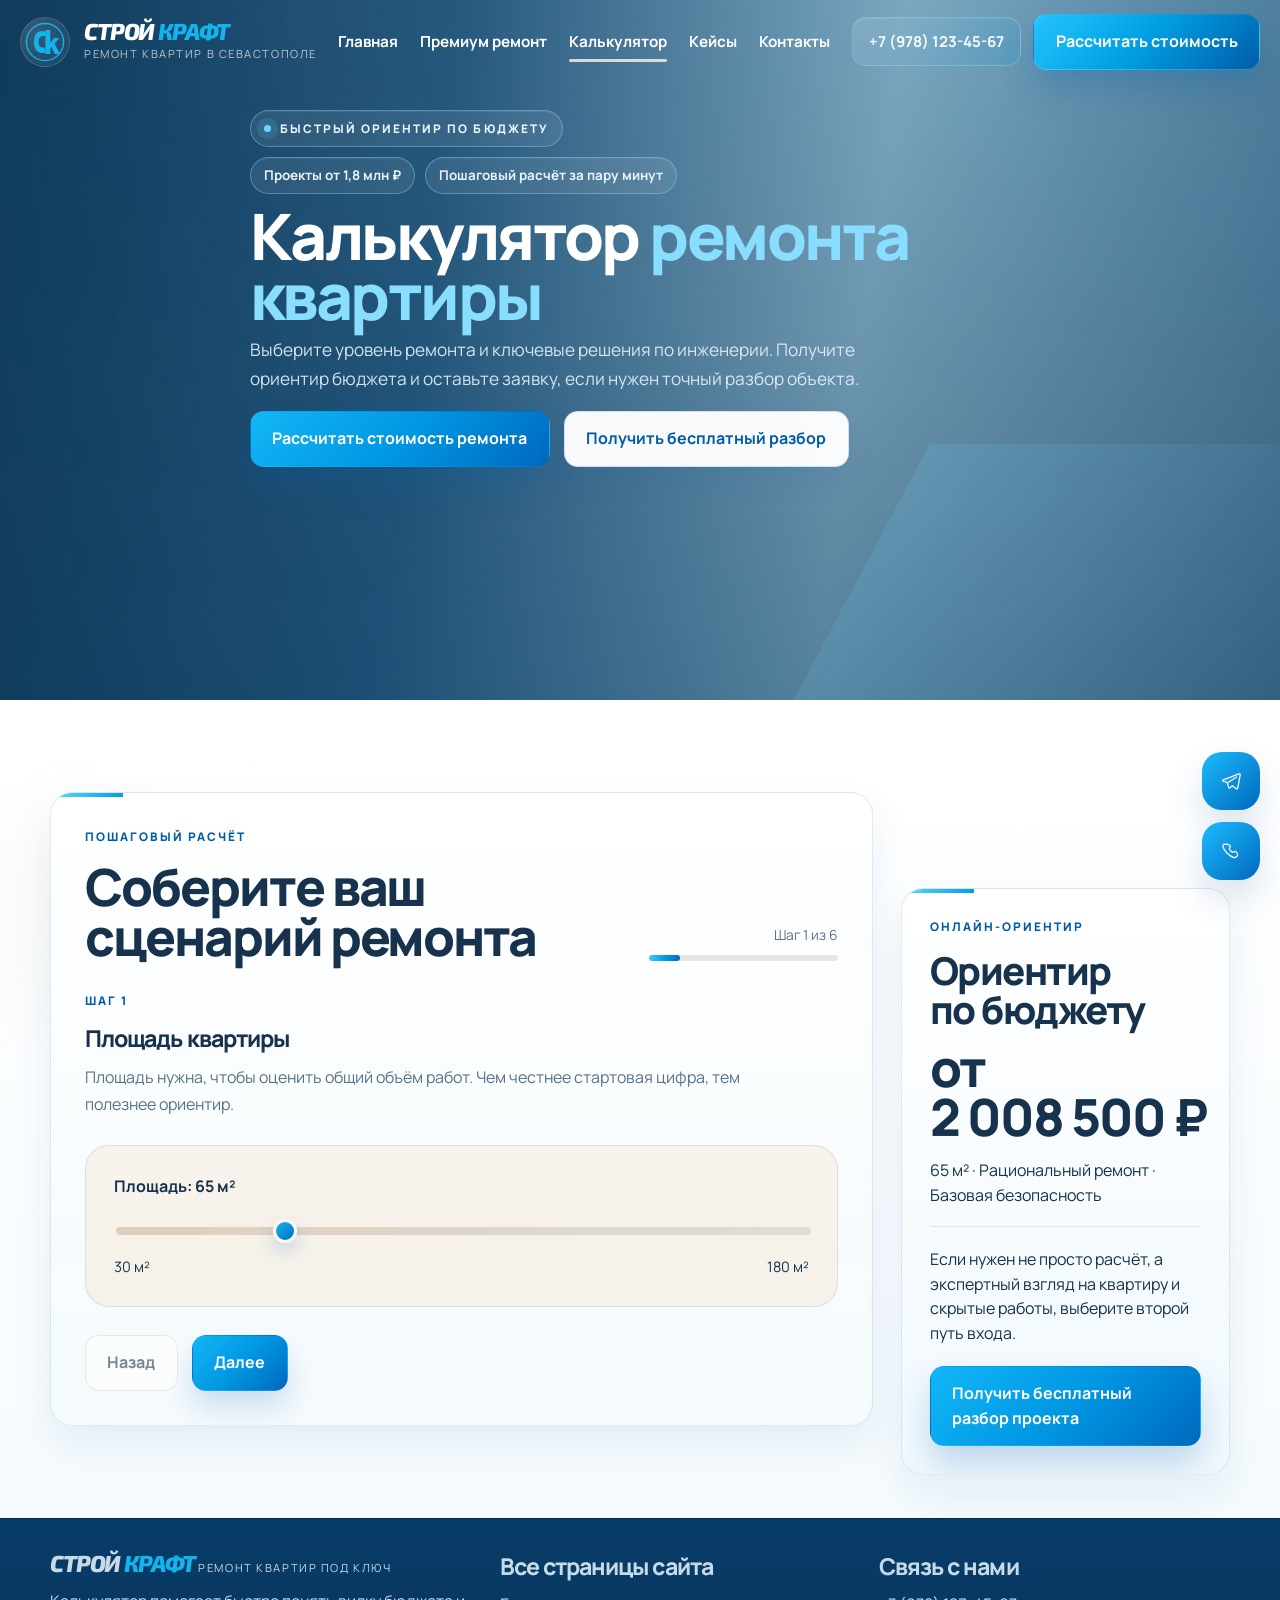
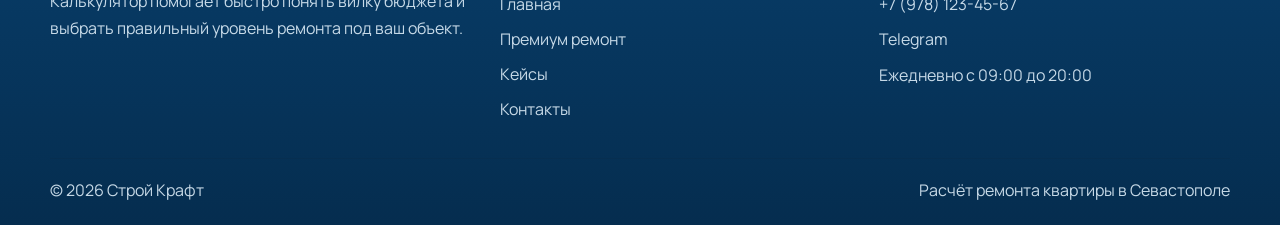
<file: calculator.html>
<!DOCTYPE html>
<html lang="ru">
<head>
  <meta charset="UTF-8">
  <meta http-equiv="X-UA-Compatible" content="IE=edge">
  <meta name="viewport" content="width=device-width, initial-scale=1.0">
  <title>Калькулятор ремонта квартиры в Севастополе | Строй Крафт</title>
  <meta name="description" content="Пошаговый калькулятор ремонта квартиры в Севастополе: тип ремонта, электрика, вода, материалы и итоговая оценка бюджета с формой заявки.">
  <link rel="preconnect" href="https://fonts.googleapis.com">
  <link rel="preconnect" href="https://fonts.gstatic.com" crossorigin>
  <link href="https://fonts.googleapis.com/css2?family=Cormorant+Garamond:wght@500;600;700&family=Exo+2:ital,wght@0,700;0,800;1,700;1,800&family=Manrope:wght@400;500;600;700;800&display=swap" rel="stylesheet">
  <link rel="stylesheet" href="style.css">
  <script defer src="script.js"></script>
</head>
<body class="page-calculator">
  <header class="site-header" data-header>
    <div class="container site-header__inner">
      <a class="brand" href="index.html" aria-label="Строй Крафт">
        <img class="brand__logo" src="logo-ck.svg" alt="" width="52" height="52">
        <span class="brand__lockup">
          <span class="brand__mark"><span class="brand__mark-word">Строй</span> <span class="brand__mark-accent">Крафт</span></span>
          <span class="brand__sub">ремонт квартир в Севастополе</span>
        </span>
      </a>
      <button class="menu-toggle" type="button" aria-expanded="false" aria-controls="siteNav" data-menu-toggle>
        <span></span>
        <span></span>
        <span></span>
      </button>
      <nav class="site-nav" id="siteNav" data-nav>
        <a href="index.html">Главная</a>
        <a href="premium.html">Премиум ремонт</a>
        <a href="calculator.html" aria-current="page">Калькулятор</a>
        <a href="cases.html">Кейсы</a>
        <a href="contact.html">Контакты</a>
      </nav>
      <div class="site-header__actions">
        <a class="header-phone" href="tel:+79781234567">+7 (978) 123-45-67</a>
        <a class="button button--small header-cta" href="calculator.html">Рассчитать стоимость</a>
      </div>
    </div>
  </header>

  <main>
    <section class="page-hero page-hero--compact" style="--hero-image: url('https://images.unsplash.com/photo-1484154218962-a197022b5858?auto=format&fit=crop&w=1600&q=80');">
      <div class="page-hero__media" data-parallax></div>
      <div class="page-hero__shade"></div>
      <div class="container page-hero__content">
        <p class="hero__eyebrow" data-reveal>Быстрый ориентир по бюджету</p>
        <div class="hero-pills" data-reveal>
          <span>Проекты от 1,8 млн ₽</span>
          <span>Пошаговый расчёт за пару минут</span>
        </div>
        <h1 data-reveal>Калькулятор <span class="text-highlight">ремонта квартиры</span></h1>
        <p class="hero__lead" data-reveal>
          Выберите уровень ремонта и ключевые решения по инженерии. Получите ориентир бюджета и
          оставьте заявку, если нужен точный разбор объекта.
        </p>
        <div class="hero__actions" data-reveal>
          <a class="button" href="#calculatorWizard">Рассчитать стоимость ремонта</a>
          <a class="button button--secondary" href="contact.html?lead=review">Получить бесплатный разбор</a>
        </div>
      </div>
    </section>

    <section class="section section--light">
      <div class="container calculator-layout">
        <form class="calculator" id="calculatorWizard" novalidate>
          <div class="calculator__top" data-reveal>
            <div>
              <p class="kicker">Пошаговый расчёт</p>
              <h2>Соберите ваш сценарий ремонта</h2>
            </div>
            <div class="wizard-progress">
              <span data-progress-label>Шаг 1 из 6</span>
              <div class="wizard-progress__bar">
                <span data-progress-bar></span>
              </div>
            </div>
          </div>

          <section class="wizard-step is-active" data-step="1" data-reveal>
            <div class="wizard-step__header">
              <p class="kicker">Шаг 1</p>
              <h3>Площадь квартиры</h3>
              <p>Площадь нужна, чтобы оценить общий объём работ. Чем честнее стартовая цифра, тем полезнее ориентир.</p>
            </div>
            <div class="range-card">
              <label for="areaRange">Площадь: <strong><span data-area-value>65</span> м²</strong></label>
              <input id="areaRange" name="area" type="range" min="30" max="180" step="5" value="65" data-area-range>
              <div class="range-card__labels">
                <span>30 м²</span>
                <span>180 м²</span>
              </div>
            </div>
          </section>

          <section class="wizard-step" data-step="2">
            <div class="wizard-step__header">
              <p class="kicker">Шаг 2</p>
              <h3>Какой тип ремонта нужен</h3>
              <p>Это главная разница по бюджету. Выбирайте не “самый дорогой”, а тот уровень, который решает вашу задачу.</p>
            </div>
            <div class="option-grid">
              <label class="option-card option-card--selectable">
                <input type="radio" name="renovationType" value="Рациональный ремонт" data-price="22000" checked>
                <span class="option-card__title">Рациональный ремонт</span>
                <span class="option-card__price">от 22 000 ₽ / м²</span>
                <span class="option-card__desc">Чистый, аккуратный ремонт с проверенными решениями без переплаты за лишний декор.</span>
              </label>
              <label class="option-card option-card--selectable">
                <input type="radio" name="renovationType" value="Капитальный ремонт" data-price="32000">
                <span class="option-card__title">Капитальный ремонт</span>
                <span class="option-card__price">от 32 000 ₽ / м²</span>
                <span class="option-card__desc">Полная перезагрузка квартиры с усиленной подготовкой оснований и инженерии.</span>
              </label>
              <label class="option-card option-card--selectable">
                <input type="radio" name="renovationType" value="Ремонт высокого класса" data-price="46000">
                <span class="option-card__title">Ремонт высокого класса</span>
                <span class="option-card__price">от 46 000 ₽ / м²</span>
                <span class="option-card__desc">Для квартир, где важны высокий ресурс, точная геометрия и дорогой уровень исполнения.</span>
              </label>
            </div>
          </section>

          <section class="wizard-step" data-step="3">
            <div class="wizard-step__header">
              <p class="kicker">Шаг 3</p>
              <h3>Система электрики квартиры</h3>
              <p>Хорошая электрика даёт спокойствие: техника работает стабильно, нагрузка распределена, а доступ к щиту остаётся удобным.</p>
            </div>
            <div class="option-grid">
              <label class="option-card option-card--selectable">
                <input type="radio" name="electricity" value="Базовая безопасность" data-price="2900" checked>
                <span class="option-card__title">Базовая безопасность</span>
                <span class="option-card__price">+2 900 ₽ / м²</span>
                <span class="option-card__desc">Для спокойной эксплуатации без избыточных решений. Подходит для стандартного набора техники.</span>
              </label>
              <label class="option-card option-card--selectable">
                <input type="radio" name="electricity" value="Усиленная система" data-price="5100">
                <span class="option-card__title">Усиленная система</span>
                <span class="option-card__price">+5 100 ₽ / м²</span>
                <span class="option-card__desc">Отдельные группы и запас по нагрузке. Лучше для семей и кухни с активной техникой.</span>
              </label>
              <label class="option-card option-card--selectable">
                <input type="radio" name="electricity" value="Премиум электрика" data-price="7900">
                <span class="option-card__title">Премиум электрика</span>
                <span class="option-card__price">+7 900 ₽ / м²</span>
                <span class="option-card__desc">Сценарии света, удобный щит, запас по мощности и уровень комфорта на долгий срок.</span>
              </label>
            </div>
          </section>

          <section class="wizard-step" data-step="4">
            <div class="wizard-step__header">
              <p class="kicker">Шаг 4</p>
              <h3>Система воды квартиры</h3>
              <p>Здесь важны тихая работа, долговечность и доступ к ключевым узлам. Это та часть ремонта, где переделки всегда дорогие.</p>
            </div>
            <div class="option-grid">
              <label class="option-card option-card--selectable">
                <input type="radio" name="water" value="Стандартная схема" data-price="2400" checked>
                <span class="option-card__title">Стандартная схема</span>
                <span class="option-card__price">+2 400 ₽ / м²</span>
                <span class="option-card__desc">Рабочее решение для компактных квартир с простым сценарием потребления воды.</span>
              </label>
              <label class="option-card option-card--selectable">
                <input type="radio" name="water" value="Коллекторная система" data-price="4300">
                <span class="option-card__title">Коллекторная система</span>
                <span class="option-card__price">+4 300 ₽ / м²</span>
                <span class="option-card__desc">Стабильнее по давлению и удобнее в обслуживании. Оптимально для семейного пользования.</span>
              </label>
              <label class="option-card option-card--selectable">
                <input type="radio" name="water" value="Премиум водоснабжение" data-price="6900">
                <span class="option-card__title">Премиум водоснабжение</span>
                <span class="option-card__price">+6 900 ₽ / м²</span>
                <span class="option-card__desc">Усиленная схема с продуманным доступом и уровнем сборки, рассчитанным на долгую эксплуатацию.</span>
              </label>
            </div>
          </section>

          <section class="wizard-step" data-step="5">
            <div class="wizard-step__header">
              <p class="kicker">Шаг 5</p>
              <h3>Материалы и отделка</h3>
              <p>Не всё должно быть дорогим. Важно, чтобы покрытия и фурнитура выдерживали именно вашу нагрузку и не уставали слишком быстро.</p>
            </div>
            <div class="option-grid">
              <label class="option-card option-card--selectable">
                <input type="radio" name="materials" value="Проверенные решения" data-price="3600" checked>
                <span class="option-card__title">Проверенные решения</span>
                <span class="option-card__price">+3 600 ₽ / м²</span>
                <span class="option-card__desc">Сбалансированный выбор для аккуратного результата без лишнего роста бюджета.</span>
              </label>
              <label class="option-card option-card--selectable">
                <input type="radio" name="materials" value="Усиленные материалы" data-price="6200">
                <span class="option-card__title">Усиленные материалы</span>
                <span class="option-card__price">+6 200 ₽ / м²</span>
                <span class="option-card__desc">Лучше держат нагрузку в проходных и мокрых зонах, дольше сохраняют вид.</span>
              </label>
              <label class="option-card option-card--selectable">
                <input type="radio" name="materials" value="Премиальная отделка" data-price="9800">
                <span class="option-card__title">Премиальная отделка</span>
                <span class="option-card__price">+9 800 ₽ / м²</span>
                <span class="option-card__desc">Финишный уровень для дорогой визуальной целостности и тактильно качественного пространства.</span>
              </label>
            </div>
          </section>

          <section class="wizard-step" data-step="6">
            <div class="wizard-step__header">
              <p class="kicker">Шаг 6</p>
              <h3>Дополнительные опции</h3>
              <p>Это то, что часто усиливает комфорт: тепло пола, шумоизоляция, встроенное хранение и дополнительный техконтроль.</p>
            </div>
            <div class="option-grid option-grid--compact">
              <label class="option-card option-card--selectable option-card--checkbox">
                <input type="checkbox" name="extras" value="Тёплый пол" data-price="2500">
                <span class="option-card__title">Тёплый пол</span>
                <span class="option-card__desc">Комфорт в санузлах, кухне и проходных зонах.</span>
              </label>
              <label class="option-card option-card--selectable option-card--checkbox">
                <input type="checkbox" name="extras" value="Шумоизоляция спальни" data-price="2100">
                <span class="option-card__title">Шумоизоляция спальни</span>
                <span class="option-card__desc">Сильнее ощущается в ежедневной жизни, чем многие декоративные вложения.</span>
              </label>
              <label class="option-card option-card--selectable option-card--checkbox">
                <input type="checkbox" name="extras" value="Встроенное хранение" data-price="3200">
                <span class="option-card__title">Встроенное хранение</span>
                <span class="option-card__desc">Помогает сохранить интерьер чистым и организованным.</span>
              </label>
              <label class="option-card option-card--selectable option-card--checkbox">
                <input type="checkbox" name="extras" value="Усиленный техконтроль" data-price="1700">
                <span class="option-card__title">Усиленный техконтроль</span>
                <span class="option-card__desc">Подходит для объектов с высокими ожиданиями к деталям и срокам.</span>
              </label>
            </div>
          </section>

          <section class="wizard-step wizard-step--result" data-step="7">
            <div class="wizard-step__header">
              <p class="kicker" data-lead-kicker>Финальный шаг</p>
              <h3 data-lead-title>Получите расчёт и следующий шаг по вашему проекту</h3>
              <p data-lead-copy>Оставьте имя и телефон. Мы перезвоним, уточним детали и поможем превратить ориентир по бюджету в понятную смету.</p>
            </div>
            <div class="result-card">
              <div class="result-card__amount">
                <span>Ориентир бюджета</span>
                <strong data-total-range>3 967 000 - 4 630 000 ₽</strong>
                <p>Точная смета зависит от состояния квартиры, состава работ и уровня чистовых материалов.</p>
              </div>
              <div class="result-card__summary" data-summary-list></div>
            </div>
            <div class="contact-inline">
              <label>
                <span>Ваше имя</span>
                <input type="text" name="clientName" placeholder="Как к вам обращаться" required>
              </label>
              <label>
                <span>Телефон</span>
                <input type="tel" name="clientPhone" placeholder="+7 (___) ___-__-__" required data-phone-input>
              </label>
              <label>
                <span>Как с вами связаться</span>
                <select name="contactMethod">
                  <option value="Телефон">По телефону</option>
                  <option value="Telegram">Telegram</option>
                  <option value="WhatsApp">WhatsApp</option>
                  <option value="Max">Max</option>
                </select>
              </label>
            </div>
          </section>

          <div class="wizard-controls">
            <button class="button button--ghost" type="button" data-prev-step disabled>Назад</button>
            <button class="button" type="button" data-next-step>Далее</button>
            <button class="button" type="submit" data-submit-step hidden>Оставить заявку</button>
          </div>
        </form>

        <aside class="calculator-summary" data-reveal>
          <p class="kicker">Онлайн-ориентир</p>
          <h2>Ориентир по бюджету</h2>
          <div class="calculator-summary__price" data-total-short>4 298 000 ₽</div>
          <div class="calculator-summary__meta" data-summary-short>
            65 м² · Рациональный ремонт · Базовая безопасность
          </div>
          <div class="calculator-summary__note">
            Если нужен не просто расчёт, а экспертный взгляд на квартиру и скрытые работы, выберите второй путь входа.
          </div>
          <a class="button button--wide" href="contact.html?lead=review">Получить бесплатный разбор проекта</a>
        </aside>
      </div>
    </section>
  </main>

  <footer class="site-footer">
    <div class="container site-footer__grid">
      <div>
        <a class="brand brand--footer" href="index.html">
          <span class="brand__mark"><span class="brand__mark-word">Строй</span> <span class="brand__mark-accent">Крафт</span></span>
          <span class="brand__sub">ремонт квартир под ключ</span>
        </a>
        <p>Калькулятор помогает быстро понять вилку бюджета и выбрать правильный уровень ремонта под ваш объект.</p>
      </div>
      <div>
        <h3>Все страницы сайта</h3>
        <a href="index.html">Главная</a>
        <a href="premium.html">Премиум ремонт</a>
        <a href="cases.html">Кейсы</a>
        <a href="contact.html">Контакты</a>
      </div>
      <div>
        <h3>Связь с нами</h3>
        <a href="tel:+79781234567">+7 (978) 123-45-67</a>
        <a href="https://t.me/stroykraft_sev" target="_blank" rel="noopener">Telegram</a>
        <p>Ежедневно с 09:00 до 20:00</p>
      </div>
    </div>
    <div class="container site-footer__bottom">
      <p>© <span data-year></span> Строй Крафт</p>
      <p>Расчёт ремонта квартиры в Севастополе</p>
    </div>
  </footer>
</body>
</html>
</file>
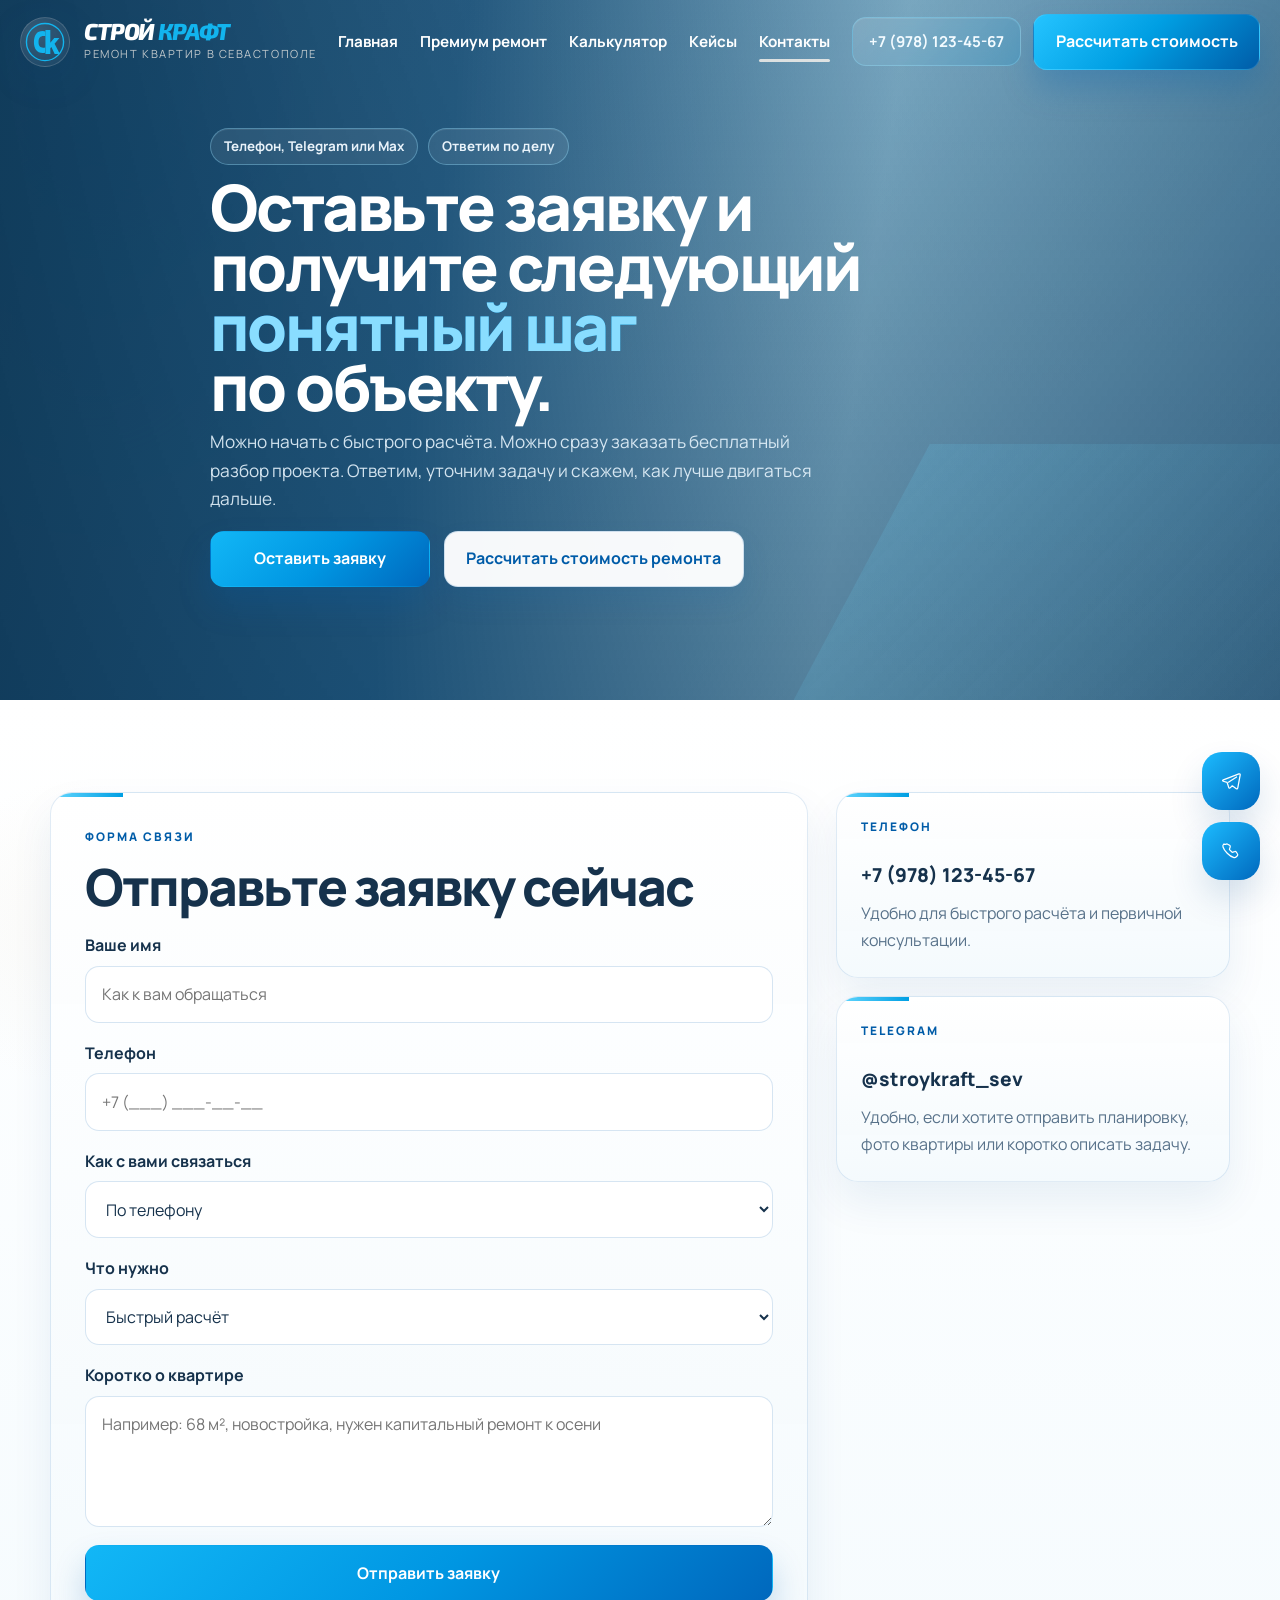
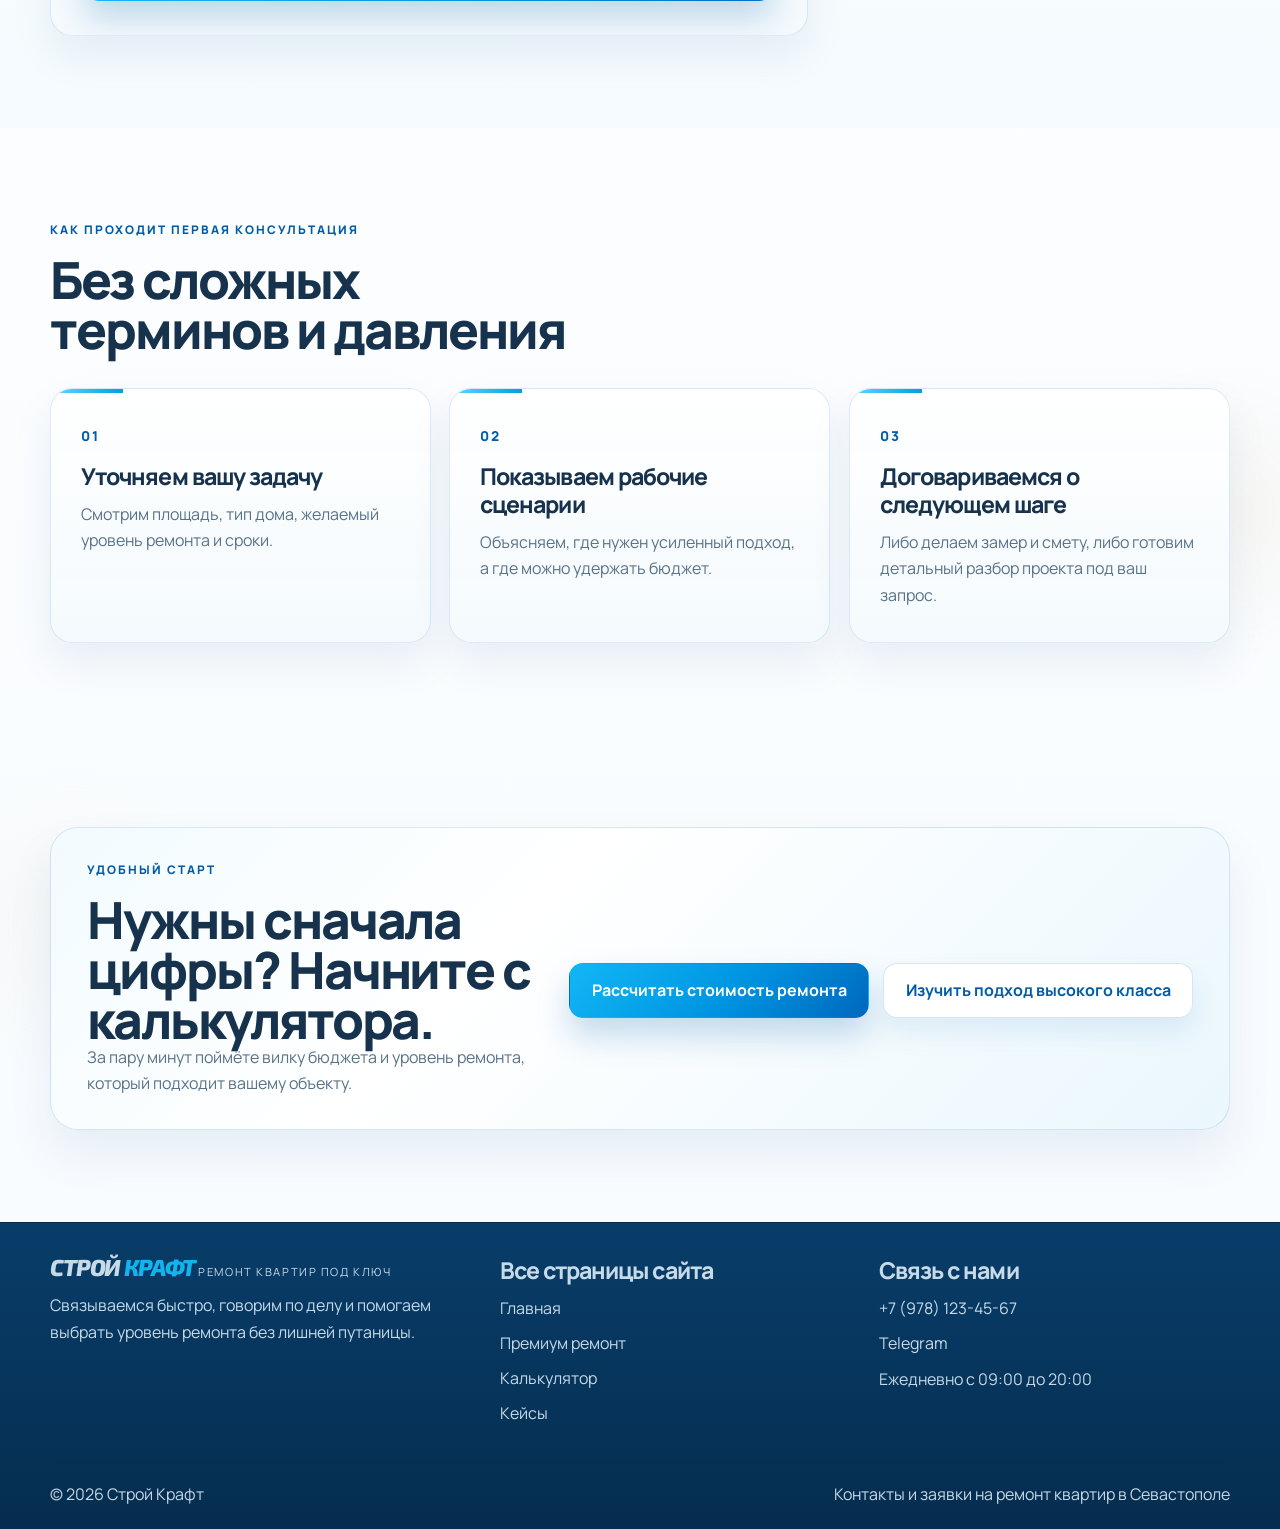
<file: contact.html>
<!DOCTYPE html>
<html lang="ru">
<head>
  <meta charset="UTF-8">
  <meta http-equiv="X-UA-Compatible" content="IE=edge">
  <meta name="viewport" content="width=device-width, initial-scale=1.0">
  <title>Контакты | Строй Крафт</title>
  <meta name="description" content="Свяжитесь со Строй Крафт: ремонт квартир в Севастополе, быстрый расчёт, бесплатный разбор проекта, телефон и Telegram.">
  <link rel="preconnect" href="https://fonts.googleapis.com">
  <link rel="preconnect" href="https://fonts.gstatic.com" crossorigin>
  <link href="https://fonts.googleapis.com/css2?family=Cormorant+Garamond:wght@500;600;700&family=Exo+2:ital,wght@0,700;0,800;1,700;1,800&family=Manrope:wght@400;500;600;700;800&display=swap" rel="stylesheet">
  <link rel="stylesheet" href="style.css">
  <script defer src="script.js"></script>
</head>
<body class="page-contact">
  <header class="site-header" data-header>
    <div class="container site-header__inner">
      <a class="brand" href="index.html" aria-label="Строй Крафт">
        <img class="brand__logo" src="logo-ck.svg" alt="" width="52" height="52">
        <span class="brand__lockup">
          <span class="brand__mark"><span class="brand__mark-word">Строй</span> <span class="brand__mark-accent">Крафт</span></span>
          <span class="brand__sub">ремонт квартир в Севастополе</span>
        </span>
      </a>
      <button class="menu-toggle" type="button" aria-expanded="false" aria-controls="siteNav" data-menu-toggle>
        <span></span>
        <span></span>
        <span></span>
      </button>
      <nav class="site-nav" id="siteNav" data-nav>
        <a href="index.html">Главная</a>
        <a href="premium.html">Премиум ремонт</a>
        <a href="calculator.html">Калькулятор</a>
        <a href="cases.html">Кейсы</a>
        <a href="contact.html" aria-current="page">Контакты</a>
      </nav>
      <div class="site-header__actions">
        <a class="header-phone" href="tel:+79781234567">+7 (978) 123-45-67</a>
        <a class="button button--small header-cta" href="calculator.html">Рассчитать стоимость</a>
      </div>
    </div>
  </header>

  <main>
    <section class="page-hero page-hero--compact" style="--hero-image: url('https://images.unsplash.com/photo-1505693416388-ac5ce068fe85?auto=format&fit=crop&w=1600&q=80');">
      <div class="page-hero__media" data-parallax></div>
      <div class="page-hero__shade"></div>
      <div class="container page-hero__content">
        <div class="hero-pills" data-reveal>
          <span>Телефон, Telegram или Max</span>
          <span>Ответим по делу</span>
        </div>
        <h1 class="page-contact__hero-title" data-reveal data-lead-title>Оставьте заявку и<span class="heading-break heading-break--contact"></span>получите следующий<span class="heading-break heading-break--contact"></span><span class="text-highlight">понятный шаг</span><span class="heading-break heading-break--contact"></span>по объекту.</h1>
        <p class="hero__lead" data-reveal data-lead-copy>
          Можно начать с быстрого расчёта. Можно сразу заказать бесплатный разбор проекта. Ответим,
          уточним задачу и скажем, как лучше двигаться дальше.
        </p>
        <div class="hero__actions" data-reveal>
          <a class="button" href="#contact-form">Оставить заявку</a>
          <a class="button button--secondary" href="calculator.html">Рассчитать стоимость ремонта</a>
        </div>
      </div>
    </section>

    <section class="section section--light" id="contact-form">
      <div class="container contact-layout">
        <div class="contact-panel" data-reveal>
          <p class="kicker" data-lead-kicker>Форма связи</p>
          <h2>Отправьте заявку сейчас</h2>
          <form class="lead-form" data-form-context="contact">
            <label>
              <span>Ваше имя</span>
              <input type="text" name="name" placeholder="Как к вам обращаться" required>
            </label>
            <label>
              <span>Телефон</span>
              <input type="tel" name="phone" placeholder="+7 (___) ___-__-__" required data-phone-input>
            </label>
            <label>
              <span>Как с вами связаться</span>
              <select name="contactMethod">
                <option value="Телефон">По телефону</option>
                <option value="Telegram">Telegram</option>
                <option value="WhatsApp">WhatsApp</option>
                <option value="Max">Max</option>
              </select>
            </label>
            <label>
              <span>Что нужно</span>
              <select name="goal" data-goal-select>
                <option value="Быстрый расчёт">Быстрый расчёт</option>
                <option value="Бесплатный разбор проекта">Бесплатный разбор проекта</option>
              </select>
            </label>
            <label>
              <span>Коротко о квартире</span>
              <textarea name="message" rows="4" placeholder="Например: 68 м², новостройка, нужен капитальный ремонт к осени"></textarea>
            </label>
            <button class="button button--wide" type="submit">Отправить заявку</button>
          </form>
        </div>

        <aside class="contact-sidebar">
          <div class="contact-card" data-reveal>
            <p class="kicker">Телефон</p>
            <a class="contact-card__link" href="tel:+79781234567">+7 (978) 123-45-67</a>
            <p>Удобно для быстрого расчёта и первичной консультации.</p>
          </div>
          <div class="contact-card" data-reveal>
            <p class="kicker">Telegram</p>
            <a class="contact-card__link" href="https://t.me/stroykraft_sev" target="_blank" rel="noopener">@stroykraft_sev</a>
            <p>Удобно, если хотите отправить планировку, фото квартиры или коротко описать задачу.</p>
          </div>
          <div class="contact-card" data-reveal data-estimate-banner hidden></div>
        </aside>
      </div>
    </section>

    <section class="section">
      <div class="container">
        <div class="section-heading" data-reveal>
          <p class="kicker">Как проходит первая консультация</p>
          <h2>Без сложных терминов и давления</h2>
        </div>
        <div class="timeline timeline--three">
          <article class="timeline__item" data-reveal>
            <span>01</span>
            <h3>Уточняем вашу задачу</h3>
            <p>Смотрим площадь, тип дома, желаемый уровень ремонта и сроки.</p>
          </article>
          <article class="timeline__item" data-reveal>
            <span>02</span>
            <h3>Показываем рабочие сценарии</h3>
            <p>Объясняем, где нужен усиленный подход, а где можно удержать бюджет.</p>
          </article>
          <article class="timeline__item" data-reveal>
            <span>03</span>
            <h3>Договариваемся о следующем шаге</h3>
            <p>Либо делаем замер и смету, либо готовим детальный разбор проекта под ваш запрос.</p>
          </article>
        </div>
      </div>
    </section>

    <section class="section final-cta">
      <div class="container final-cta__box" data-reveal>
        <div>
          <p class="kicker">Удобный старт</p>
          <h2>Нужны сначала цифры? Начните с калькулятора.</h2>
          <p>За пару минут поймёте вилку бюджета и уровень ремонта, который подходит вашему объекту.</p>
        </div>
        <div class="final-cta__actions">
          <a class="button" href="calculator.html">Рассчитать стоимость ремонта</a>
          <a class="button button--secondary" href="premium.html">Изучить подход высокого класса</a>
        </div>
      </div>
    </section>
  </main>

  <footer class="site-footer">
    <div class="container site-footer__grid">
      <div>
        <a class="brand brand--footer" href="index.html">
          <span class="brand__mark"><span class="brand__mark-word">Строй</span> <span class="brand__mark-accent">Крафт</span></span>
          <span class="brand__sub">ремонт квартир под ключ</span>
        </a>
        <p>Связываемся быстро, говорим по делу и помогаем выбрать уровень ремонта без лишней путаницы.</p>
      </div>
      <div>
        <h3>Все страницы сайта</h3>
        <a href="index.html">Главная</a>
        <a href="premium.html">Премиум ремонт</a>
        <a href="calculator.html">Калькулятор</a>
        <a href="cases.html">Кейсы</a>
      </div>
      <div>
        <h3>Связь с нами</h3>
        <a href="tel:+79781234567">+7 (978) 123-45-67</a>
        <a href="https://t.me/stroykraft_sev" target="_blank" rel="noopener">Telegram</a>
        <p>Ежедневно с 09:00 до 20:00</p>
      </div>
    </div>
    <div class="container site-footer__bottom">
      <p>© <span data-year></span> Строй Крафт</p>
      <p>Контакты и заявки на ремонт квартир в Севастополе</p>
    </div>
  </footer>
</body>
</html>
</file>
<file: style.css>
:root {
  --bg: #f5efe7;
  --bg-alt: #fbf8f3;
  --surface: rgba(255, 252, 246, 0.72);
  --surface-strong: #fffaf2;
  --surface-dark: #1f2723;
  --text: #17201c;
  --muted: #53615a;
  --line: rgba(23, 32, 28, 0.12);
  --line-strong: rgba(23, 32, 28, 0.2);
  --accent: #9a7444;
  --accent-deep: #6d532f;
  --accent-soft: #e7d7c0;
  --sage: #dce4da;
  --success: #2f6a52;
  --shadow: 0 22px 60px rgba(32, 25, 12, 0.12);
  --shadow-soft: 0 14px 28px rgba(25, 20, 11, 0.08);
  --radius-xl: 34px;
  --radius-lg: 24px;
  --radius-md: 18px;
  --radius-sm: 12px;
  --container: 1200px;
  --header-height: 88px;
  --ease: 320ms cubic-bezier(0.2, 0.7, 0, 1);
}

*,
*::before,
*::after {
  box-sizing: border-box;
}

html {
  scroll-behavior: smooth;
}

body {
  margin: 0;
  font-family: "Manrope", sans-serif;
  background:
    radial-gradient(circle at top left, rgba(231, 215, 192, 0.85), transparent 28%),
    radial-gradient(circle at top right, rgba(220, 228, 218, 0.7), transparent 34%),
    var(--bg);
  color: var(--text);
  line-height: 1.55;
  min-width: 320px;
}

img {
  display: block;
  max-width: 100%;
}

a {
  color: inherit;
  text-decoration: none;
}

button,
input,
select,
textarea {
  font: inherit;
}

button {
  cursor: pointer;
}

[hidden] {
  display: none !important;
}

input,
select,
textarea {
  width: 100%;
  border: 1px solid rgba(23, 32, 28, 0.18);
  border-radius: 14px;
  background: rgba(255, 251, 245, 0.92);
  color: var(--text);
  padding: 0.95rem 1rem;
  transition: border-color var(--ease), box-shadow var(--ease), background var(--ease);
}

input:focus,
select:focus,
textarea:focus {
  outline: none;
  border-color: rgba(154, 116, 68, 0.6);
  box-shadow: 0 0 0 4px rgba(154, 116, 68, 0.12);
  background: #fffdf9;
}

summary {
  cursor: pointer;
  list-style: none;
}

summary::-webkit-details-marker {
  display: none;
}

.container {
  width: min(calc(100% - 40px), var(--container));
  margin: 0 auto;
}

.section {
  padding: 96px 0;
  position: relative;
}

.section--light {
  background: linear-gradient(180deg, rgba(255, 251, 245, 0.96), rgba(252, 247, 240, 0.94));
}

.section--accent {
  background:
    linear-gradient(135deg, rgba(231, 215, 192, 0.54), rgba(220, 228, 218, 0.3)),
    rgba(255, 251, 245, 0.55);
}

.section-heading {
  max-width: 780px;
  margin-bottom: 40px;
}

.kicker,
.hero__eyebrow {
  margin: 0 0 14px;
  color: var(--accent-deep);
  text-transform: uppercase;
  letter-spacing: 0.18em;
  font-size: 0.74rem;
  font-weight: 700;
}

h1,
h2,
h3 {
  margin: 0;
}

h1,
h2 {
  font-family: "Cormorant Garamond", serif;
  font-weight: 700;
  letter-spacing: -0.03em;
  line-height: 0.96;
}

h1 {
  font-size: clamp(3rem, 7.5vw, 5.9rem);
}

h2 {
  font-size: clamp(2.3rem, 5vw, 4rem);
}

h3 {
  font-size: clamp(1.2rem, 2vw, 1.45rem);
  line-height: 1.2;
}

p {
  margin: 0;
  color: var(--muted);
}

.button,
.text-link,
.header-phone,
.site-nav a,
.site-footer a,
.contact-card__link {
  transition:
    color var(--ease),
    background-color var(--ease),
    border-color var(--ease),
    opacity var(--ease),
    transform var(--ease);
}

.button {
  display: inline-flex;
  align-items: center;
  justify-content: center;
  gap: 0.55rem;
  padding: 0.92rem 1.4rem;
  min-height: 54px;
  border-radius: 999px;
  background: linear-gradient(135deg, #a5814f, #7c6139);
  color: #fff9f1;
  border: 1px solid transparent;
  box-shadow: 0 18px 32px rgba(109, 83, 47, 0.24);
  font-weight: 700;
}

.button:hover,
.button:focus-visible {
  transform: translateY(-2px);
  background: linear-gradient(135deg, #b08c57, #83653c);
}

.button--secondary {
  background: rgba(255, 249, 239, 0.9);
  color: var(--text);
  border-color: rgba(23, 32, 28, 0.12);
  box-shadow: none;
}

.button--secondary:hover,
.button--secondary:focus-visible {
  background: #fffdf9;
  border-color: rgba(23, 32, 28, 0.22);
}

.button--ghost,
.button--ghost-light {
  background: transparent;
  border-color: rgba(255, 249, 239, 0.44);
  color: inherit;
  box-shadow: none;
}

.button--ghost:hover,
.button--ghost-light:hover,
.button--ghost:focus-visible,
.button--ghost-light:focus-visible {
  background: rgba(255, 251, 245, 0.16);
}

.button--ghost {
  border-color: rgba(23, 32, 28, 0.16);
}

.button--small {
  min-height: 44px;
  padding: 0.72rem 1.1rem;
}

.button--wide {
  width: 100%;
}

.text-link {
  display: inline-flex;
  align-items: center;
  gap: 0.35rem;
  color: var(--text);
  font-weight: 700;
}

.text-link::after {
  content: "→";
}

.text-link:hover,
.text-link:focus-visible {
  color: var(--accent-deep);
}

.site-header {
  position: sticky;
  top: 0;
  z-index: 30;
  padding: 18px 0;
  transition: padding var(--ease), background-color var(--ease), backdrop-filter var(--ease), border-color var(--ease), box-shadow var(--ease);
}

.site-header::before {
  content: "";
  position: absolute;
  inset: 0;
  background: rgba(247, 241, 232, 0.64);
  backdrop-filter: blur(18px);
  border-bottom: 1px solid transparent;
  opacity: 0;
  transition: opacity var(--ease), border-color var(--ease);
}

.site-header--scrolled::before {
  opacity: 1;
  border-color: rgba(23, 32, 28, 0.08);
}

.site-header__inner {
  position: relative;
  z-index: 1;
  display: flex;
  align-items: center;
  justify-content: space-between;
  gap: 24px;
}

.brand {
  display: inline-grid;
  gap: 2px;
}

.brand__mark {
  font-family: "Cormorant Garamond", serif;
  font-size: 2rem;
  font-weight: 700;
  line-height: 0.95;
  color: var(--text);
}

.brand__sub {
  font-size: 0.76rem;
  text-transform: uppercase;
  letter-spacing: 0.14em;
  color: rgba(23, 32, 28, 0.64);
}

.site-nav {
  display: flex;
  align-items: center;
  gap: 24px;
}

.site-nav a {
  position: relative;
  padding: 0.2rem 0;
  color: rgba(23, 32, 28, 0.78);
  font-weight: 600;
}

.site-nav a::after {
  content: "";
  position: absolute;
  left: 0;
  bottom: -0.2rem;
  width: 100%;
  height: 2px;
  background: var(--accent);
  transform: scaleX(0);
  transform-origin: left;
  transition: transform var(--ease);
}

.site-nav a:hover,
.site-nav a:focus-visible,
.site-nav a[aria-current="page"] {
  color: var(--text);
}

.site-nav a:hover::after,
.site-nav a:focus-visible::after,
.site-nav a[aria-current="page"]::after {
  transform: scaleX(1);
}

.site-header__actions {
  display: flex;
  align-items: center;
  gap: 16px;
}

.header-phone {
  font-weight: 700;
  color: var(--text);
}

.header-phone:hover,
.header-phone:focus-visible {
  color: var(--accent-deep);
}

.menu-toggle {
  display: none;
  width: 48px;
  height: 48px;
  border-radius: 14px;
  border: 1px solid rgba(23, 32, 28, 0.1);
  background: rgba(255, 251, 245, 0.82);
  padding: 0;
}

.menu-toggle span {
  position: absolute;
  left: 12px;
  right: 12px;
  height: 2px;
  background: var(--text);
  transition: transform var(--ease), opacity var(--ease);
}

.menu-toggle span:first-child {
  transform: translateY(-5px);
}

.menu-toggle span:last-child {
  transform: translateY(5px);
}

.menu-toggle.is-open span:first-child {
  transform: rotate(45deg);
}

.menu-toggle.is-open span:last-child {
  transform: rotate(-45deg);
}

.hero,
.page-hero {
  position: relative;
  overflow: clip;
  min-height: calc(100svh - 18px);
  display: flex;
  align-items: end;
  padding: calc(var(--header-height) + 70px) 0 42px;
}

.page-hero--compact {
  min-height: 72svh;
}

.hero__media,
.page-hero__media {
  position: absolute;
  inset: 0;
  background-image: var(--hero-image);
  background-size: cover;
  background-position: center;
  transform: scale(1.08);
  will-change: transform;
}

.hero__shade,
.page-hero__shade {
  position: absolute;
  inset: 0;
  background:
    linear-gradient(95deg, rgba(19, 23, 22, 0.74) 0%, rgba(19, 23, 22, 0.54) 36%, rgba(19, 23, 22, 0.22) 62%, rgba(19, 23, 22, 0.38) 100%),
    linear-gradient(180deg, rgba(19, 23, 22, 0.06) 0%, rgba(19, 23, 22, 0.32) 100%);
}

.hero__content,
.page-hero__content {
  position: relative;
  z-index: 1;
  max-width: 760px;
  color: #fffaf3;
}

.hero__content h1,
.page-hero__content h1,
.hero__content h2,
.page-hero__content h2,
.hero__content h3,
.page-hero__content h3 {
  color: #fffaf3;
}

.hero__lead {
  margin-top: 22px;
  max-width: 620px;
  font-size: clamp(1.02rem, 1.5vw, 1.22rem);
  color: rgba(255, 248, 238, 0.88);
}

.hero__actions {
  display: flex;
  flex-wrap: wrap;
  gap: 14px;
  margin-top: 34px;
}

.hero__highlights {
  display: flex;
  flex-wrap: wrap;
  gap: 12px 22px;
  margin: 28px 0 0;
  padding: 0;
  list-style: none;
  color: rgba(255, 248, 238, 0.82);
}

.hero__highlights li {
  position: relative;
  padding-left: 18px;
}

.hero__highlights li::before {
  content: "";
  position: absolute;
  left: 0;
  top: 0.55em;
  width: 7px;
  height: 7px;
  border-radius: 50%;
  background: var(--accent-soft);
}

.hero-strip {
  position: absolute;
  left: 0;
  right: 0;
  bottom: 0;
  z-index: 1;
  background: linear-gradient(180deg, rgba(16, 20, 18, 0.18), rgba(16, 20, 18, 0.44));
  backdrop-filter: blur(12px);
  border-top: 1px solid rgba(255, 248, 238, 0.16);
}

.hero-strip__grid {
  display: grid;
  grid-template-columns: repeat(3, minmax(0, 1fr));
  gap: 24px;
  padding: 22px 0;
  color: rgba(255, 248, 238, 0.85);
}

.hero-strip strong {
  display: block;
  font-size: clamp(2rem, 3vw, 2.8rem);
  font-family: "Cormorant Garamond", serif;
  line-height: 0.85;
  color: #fffaf3;
  margin-bottom: 8px;
}

.entry-grid,
.pillar-grid,
.emotion-grid,
.value-columns {
  display: grid;
  gap: 22px;
}

.entry-grid {
  grid-template-columns: repeat(2, minmax(0, 1fr));
}

.entry-card,
.contact-card,
.result-card,
.option-card,
.calculator-summary,
.contact-panel,
.contact-card,
.entry-card {
  border: 1px solid var(--line);
  border-radius: var(--radius-lg);
  background: rgba(255, 251, 245, 0.78);
  box-shadow: var(--shadow-soft);
  backdrop-filter: blur(12px);
}

.entry-card {
  padding: 34px;
}

.entry-card--link {
  display: grid;
  gap: 0;
  cursor: pointer;
}

.entry-card--link:focus-visible {
  outline: none;
  border-color: rgba(127, 90, 54, 0.24);
  box-shadow: 0 22px 38px rgba(127, 90, 54, 0.14);
}

.entry-card--accent {
  background:
    linear-gradient(135deg, rgba(231, 215, 192, 0.72), rgba(255, 251, 245, 0.78));
}

.entry-card__tag {
  margin-bottom: 14px;
  font-size: 0.84rem;
  font-weight: 700;
  color: var(--accent-deep);
}

.entry-card h3 {
  margin-bottom: 10px;
}

.entry-card p:not(.entry-card__tag) {
  margin-bottom: 20px;
}

.entry-card__button {
  display: inline-flex;
  align-items: center;
  justify-content: center;
  gap: 0.55rem;
  align-self: start;
  min-height: 46px;
  margin-top: 4px;
  padding: 0.72rem 1.04rem;
  border-radius: 999px;
  border: 1px solid rgba(127, 90, 54, 0.18);
  background: linear-gradient(135deg, rgba(255, 251, 245, 0.96), rgba(241, 225, 203, 0.82));
  color: var(--text);
  font-weight: 800;
  transition:
    transform var(--ease),
    border-color var(--ease),
    background var(--ease),
    box-shadow var(--ease),
    color var(--ease);
}

.entry-card__button::after {
  content: "→";
}

.entry-card--link:hover .entry-card__button,
.entry-card--link:focus-visible .entry-card__button {
  transform: translateY(-1px);
  border-color: rgba(127, 90, 54, 0.28);
  background: linear-gradient(135deg, rgba(232, 200, 146, 0.42), rgba(255, 251, 245, 0.96));
  box-shadow: 0 14px 26px rgba(127, 90, 54, 0.12);
  color: var(--accent-deep);
}

.split {
  display: grid;
  grid-template-columns: minmax(0, 1.05fr) minmax(360px, 0.95fr);
  gap: 54px;
  align-items: center;
}

.split--reverse {
  grid-template-columns: minmax(360px, 0.92fr) minmax(0, 1.08fr);
}

.split--reverse .split__media {
  order: -1;
}

.split__media {
  position: relative;
}

.split__media img {
  width: 100%;
  aspect-ratio: 4 / 5;
  object-fit: cover;
  border-radius: var(--radius-xl);
  box-shadow: var(--shadow);
}

.trust-list,
.bullet-stack,
.faq-list,
.problem-solution {
  display: grid;
  gap: 22px;
}

.trust-list article,
.value-columns article,
.pillar-grid article,
.emotion-grid article {
  padding-bottom: 22px;
  border-bottom: 1px solid var(--line);
}

.trust-list article:last-child,
.value-columns article:last-child,
.pillar-grid article:last-child,
.emotion-grid article:last-child {
  border-bottom: none;
}

.value-columns {
  grid-template-columns: repeat(3, minmax(0, 1fr));
}

.timeline {
  display: grid;
  grid-template-columns: repeat(5, minmax(0, 1fr));
  gap: 18px;
}

.timeline--three {
  grid-template-columns: repeat(3, minmax(0, 1fr));
}

.timeline__item {
  padding: 34px 30px;
  border-radius: 24px;
  background: rgba(255, 251, 245, 0.75);
  border: 1px solid var(--line);
  min-height: 252px;
}

.timeline__item span {
  display: inline-block;
  margin-bottom: 20px;
  font-size: 0.85rem;
  letter-spacing: 0.18em;
  text-transform: uppercase;
  color: var(--accent-deep);
  font-weight: 800;
}

.timeline__item h3 {
  margin-bottom: 10px;
}

.cta-inline,
.final-cta__actions {
  display: flex;
  flex-wrap: wrap;
  gap: 14px;
  margin-top: 24px;
}

.faq-layout {
  display: grid;
  gap: 20px;
}

.faq-list details {
  padding: 24px 28px;
  border-radius: 20px;
  background: rgba(255, 251, 245, 0.76);
  border: 1px solid var(--line);
}

.faq-list summary {
  position: relative;
  padding-right: 28px;
  font-weight: 700;
  color: var(--text);
}

.faq-list summary::after {
  content: "+";
  position: absolute;
  right: 0;
  top: 0;
  font-size: 1.2rem;
  color: var(--accent-deep);
}

.faq-list details[open] summary::after {
  content: "–";
}

.faq-list p {
  margin-top: 14px;
}

.final-cta__box {
  display: grid;
  grid-template-columns: minmax(0, 1.15fr) auto;
  align-items: center;
  gap: 32px;
  padding: 38px 42px;
  border-radius: var(--radius-xl);
  background:
    linear-gradient(135deg, rgba(255, 251, 244, 0.92), rgba(231, 215, 192, 0.86));
  border: 1px solid rgba(109, 83, 47, 0.16);
  box-shadow: var(--shadow);
}

.final-cta__box h2 {
  max-width: 680px;
}

.site-footer {
  padding: 34px 0 22px;
  background: #f0e8dd;
  border-top: 1px solid rgba(23, 32, 28, 0.08);
}

.site-footer__grid {
  display: grid;
  grid-template-columns: minmax(0, 1.2fr) repeat(2, minmax(180px, 1fr));
  gap: 28px;
}

.site-footer__grid h3 {
  margin-bottom: 12px;
}

.site-footer__grid a,
.site-footer__grid p {
  display: block;
  margin-bottom: 10px;
  color: var(--muted);
}

.site-footer__grid a:hover,
.site-footer__grid a:focus-visible {
  color: var(--accent-deep);
}

.brand--footer {
  display: inline-grid;
  align-items: start;
  gap: 2px;
  margin-bottom: 14px;
}

.site-footer__bottom {
  display: flex;
  justify-content: space-between;
  gap: 16px;
  margin-top: 26px;
  padding-top: 18px;
  border-top: 1px solid rgba(23, 32, 28, 0.08);
}

.page-hero__content {
  padding-bottom: 40px;
}

.pillar-grid,
.emotion-grid {
  grid-template-columns: repeat(2, minmax(0, 1fr));
}

.compare-table {
  border-radius: var(--radius-lg);
  overflow: hidden;
  border: 1px solid var(--line);
  background: rgba(255, 251, 245, 0.82);
  box-shadow: var(--shadow-soft);
}

.compare-table__head,
.compare-table__row {
  display: grid;
  grid-template-columns: minmax(120px, 0.55fr) 1fr 1fr;
  gap: 18px;
  padding: 22px 24px;
}

.compare-table__head {
  background: rgba(154, 116, 68, 0.1);
  color: var(--text);
  font-weight: 800;
}

.compare-table__row {
  border-top: 1px solid var(--line);
}

.compare-table__row span {
  color: var(--accent-deep);
  font-weight: 800;
}

.calculator-layout {
  display: grid;
  grid-template-columns: minmax(0, 1.05fr) minmax(320px, 0.42fr);
  gap: 28px;
  align-items: start;
}

.calculator,
.contact-panel {
  padding: 34px;
  background: rgba(255, 251, 245, 0.88);
  border-radius: var(--radius-xl);
  border: 1px solid var(--line);
  box-shadow: var(--shadow);
}

.calculator__top {
  display: flex;
  align-items: end;
  justify-content: space-between;
  gap: 24px;
  margin-bottom: 30px;
}

.wizard-progress {
  width: min(280px, 100%);
}

.wizard-progress span {
  display: block;
  margin-bottom: 10px;
  font-size: 0.86rem;
  color: var(--muted);
  text-align: right;
}

.wizard-progress__bar {
  height: 6px;
  border-radius: 999px;
  background: rgba(23, 32, 28, 0.1);
  overflow: hidden;
}

.wizard-progress__bar span {
  display: block;
  height: 100%;
  margin: 0;
  background: linear-gradient(135deg, #a5814f, #6d532f);
  border-radius: inherit;
  width: 16.66%;
  transition: width var(--ease);
}

.wizard-step {
  display: none;
}

.wizard-step.is-active {
  display: block;
}

.wizard-step__header {
  max-width: 720px;
}

.wizard-step__header p:not(.kicker) {
  margin-top: 12px;
}

.range-card {
  margin-top: 28px;
  padding: 28px;
  border-radius: 24px;
  background: rgba(247, 241, 232, 0.84);
  border: 1px solid var(--line);
}

.range-card label {
  display: block;
  margin-bottom: 18px;
  color: var(--text);
  font-weight: 700;
}

input[type="range"] {
  appearance: none;
  width: 100%;
  height: 8px;
  padding: 0;
  background: linear-gradient(90deg, rgba(154, 116, 68, 0.28), rgba(23, 32, 28, 0.1));
  border-radius: 999px;
  border: none;
  box-shadow: none;
}

input[type="range"]::-webkit-slider-thumb {
  appearance: none;
  width: 24px;
  height: 24px;
  border-radius: 50%;
  border: 3px solid #fdf8f0;
  background: var(--accent);
  box-shadow: 0 12px 22px rgba(109, 83, 47, 0.24);
}

input[type="range"]::-moz-range-thumb {
  width: 24px;
  height: 24px;
  border: 3px solid #fdf8f0;
  border-radius: 50%;
  background: var(--accent);
  box-shadow: 0 12px 22px rgba(109, 83, 47, 0.24);
}

.range-card__labels {
  display: flex;
  justify-content: space-between;
  margin-top: 14px;
  font-size: 0.9rem;
}

.option-grid {
  display: grid;
  grid-template-columns: repeat(3, minmax(0, 1fr));
  gap: 18px;
  margin-top: 26px;
}

.option-grid--compact {
  grid-template-columns: repeat(2, minmax(0, 1fr));
}

.option-card {
  position: relative;
  display: grid;
  gap: 8px;
  padding: 24px;
}

.option-card input {
  position: absolute;
  inset: 0;
  opacity: 0;
  pointer-events: none;
}

.option-card--selectable {
  cursor: pointer;
}

.option-card__title {
  color: var(--text);
  font-weight: 800;
}

.option-card__price {
  color: var(--accent-deep);
  font-weight: 700;
}

.option-card__desc {
  color: var(--muted);
}

.option-card--selectable::before {
  content: "";
  position: absolute;
  inset: 0;
  border-radius: inherit;
  border: 1px solid transparent;
  transition: border-color var(--ease), background var(--ease), transform var(--ease), box-shadow var(--ease);
}

.option-card--selectable:hover::before,
.option-card--selectable:focus-within::before {
  border-color: rgba(154, 116, 68, 0.34);
  transform: translateY(-1px);
}

.option-card--selectable:has(input:checked)::before {
  border-color: rgba(154, 116, 68, 0.56);
  background: linear-gradient(180deg, rgba(255, 251, 245, 0.84), rgba(231, 215, 192, 0.48));
  box-shadow: 0 16px 26px rgba(109, 83, 47, 0.12);
}

.wizard-step--result .result-card {
  display: grid;
  grid-template-columns: minmax(0, 0.75fr) minmax(0, 1fr);
  gap: 22px;
  margin-top: 28px;
  padding: 30px;
}

.result-card__amount span {
  display: block;
  margin-bottom: 10px;
  color: var(--accent-deep);
  font-size: 0.84rem;
  font-weight: 800;
  text-transform: uppercase;
  letter-spacing: 0.14em;
}

.result-card__amount strong,
.calculator-summary__price {
  display: block;
  font-family: "Cormorant Garamond", serif;
  font-size: clamp(2.3rem, 4vw, 3.4rem);
  line-height: 0.95;
  color: var(--text);
  letter-spacing: -0.03em;
}

.result-card__summary,
.calculator-summary__meta {
  display: grid;
  gap: 12px;
}

.summary-chip {
  padding: 12px 14px;
  border-radius: 16px;
  background: rgba(247, 241, 232, 0.92);
  border: 1px solid var(--line);
  color: var(--text);
}

.summary-chip span {
  display: block;
  font-size: 0.8rem;
  text-transform: uppercase;
  letter-spacing: 0.13em;
  color: var(--accent-deep);
  margin-bottom: 4px;
  font-weight: 800;
}

.contact-inline {
  display: grid;
  grid-template-columns: repeat(2, minmax(0, 1fr));
  gap: 18px;
  margin-top: 24px;
}

.contact-inline label,
.lead-form label {
  display: grid;
  gap: 8px;
}

.contact-inline span,
.lead-form span {
  color: var(--text);
  font-weight: 700;
}

.wizard-controls {
  display: flex;
  gap: 14px;
  margin-top: 28px;
}

.wizard-controls [data-prev-step] {
  background: rgba(255, 253, 249, 0.96);
  color: var(--text);
  border-color: rgba(23, 32, 28, 0.14);
  box-shadow: 0 10px 24px rgba(32, 25, 12, 0.08);
}

.wizard-controls [data-prev-step]:hover,
.wizard-controls [data-prev-step]:focus-visible {
  background: #fffdf9;
  border-color: rgba(23, 32, 28, 0.2);
}

.wizard-controls [data-prev-step]:disabled {
  opacity: 0.58;
  transform: none;
  cursor: not-allowed;
  box-shadow: none;
}

.calculator-summary {
  position: sticky;
  top: calc(var(--header-height) + 22px);
  padding: 28px;
}

.calculator-summary__meta {
  margin-top: 18px;
}

.calculator-summary__note {
  margin: 20px 0 22px;
  padding-top: 20px;
  border-top: 1px solid var(--line);
}

.case-section {
  padding-top: 72px;
  padding-bottom: 72px;
}

.case-section[id] {
  scroll-margin-top: calc(var(--header-height) + 28px);
}

#contact-form {
  scroll-margin-top: calc(var(--header-height) + 24px);
}

.case-story {
  display: grid;
  grid-template-columns: minmax(0, 1fr) minmax(0, 0.95fr);
  gap: 42px;
  align-items: center;
}

.case-story--reverse {
  grid-template-columns: minmax(0, 0.95fr) minmax(0, 1fr);
}

.case-story--reverse .case-story__media {
  order: 2;
}

.case-compare {
  position: relative;
  aspect-ratio: 4 / 3.4;
  overflow: hidden;
  border-radius: var(--radius-xl);
  box-shadow: var(--shadow);
}

.case-compare > img,
.case-compare__before img {
  width: 100%;
  height: 100%;
  object-fit: cover;
}

.case-compare__before {
  position: absolute;
  top: 0;
  left: 0;
  bottom: 0;
  overflow: hidden;
  border-right: 2px solid rgba(255, 248, 238, 0.65);
}

.case-compare__before img {
  filter: grayscale(0.25) saturate(0.84);
}

.case-compare__handle {
  position: absolute;
  top: 0;
  bottom: 0;
  left: 48%;
  width: 2px;
  background: rgba(255, 248, 238, 0.85);
  box-shadow: 0 0 0 8px rgba(255, 248, 238, 0.18);
  transform: translateX(-1px);
  pointer-events: none;
}

.case-compare__label {
  position: absolute;
  top: 16px;
  z-index: 2;
  padding: 0.4rem 0.7rem;
  border-radius: 999px;
  background: rgba(19, 23, 22, 0.56);
  color: #fffaf3;
  font-size: 0.76rem;
  font-weight: 800;
  letter-spacing: 0.12em;
  text-transform: uppercase;
}

.case-compare__label--before {
  left: 16px;
}

.case-compare__label--after {
  right: 16px;
}

.case-compare__range {
  position: absolute;
  inset: 0;
  opacity: 0;
  cursor: ew-resize;
}

.case-story__content {
  display: grid;
  gap: 18px;
}

.problem-solution article {
  padding: 18px 0;
  border-top: 1px solid var(--line);
}

.problem-solution article:first-child {
  border-top: none;
  padding-top: 0;
}

.contact-layout {
  display: grid;
  grid-template-columns: minmax(0, 1fr) minmax(280px, 0.52fr);
  gap: 28px;
  align-items: start;
}

.contact-panel h2 {
  margin-bottom: 22px;
}

.lead-form {
  display: grid;
  gap: 18px;
}

.contact-sidebar {
  display: grid;
  gap: 18px;
}

.contact-card {
  padding: 24px;
}

.contact-card__link {
  display: inline-block;
  margin: 10px 0;
  font-size: 1.2rem;
  font-weight: 800;
  color: var(--text);
}

.contact-card__link:hover,
.contact-card__link:focus-visible {
  color: var(--accent-deep);
}

.success-toast {
  position: fixed;
  left: 50%;
  bottom: 28px;
  z-index: 60;
  transform: translate(-50%, 30px);
  min-width: min(92vw, 420px);
  padding: 18px 20px;
  border-radius: 18px;
  background: rgba(31, 39, 35, 0.94);
  color: #fffaf3;
  box-shadow: 0 18px 40px rgba(17, 21, 19, 0.32);
  opacity: 0;
  pointer-events: none;
  transition: transform var(--ease), opacity var(--ease);
}

.success-toast.is-visible {
  opacity: 1;
  transform: translate(-50%, 0);
}

@media (prefers-reduced-motion: reduce) {
  html {
    scroll-behavior: auto;
  }

  *,
  *::before,
  *::after {
    animation: none !important;
    transition: none !important;
  }

  [data-reveal],
  .section-heading[data-reveal],
  .section-heading[data-reveal] h2,
  .final-cta__box[data-reveal] h2,
  .hero-copy h1[data-reveal],
  .page-hero__content h1[data-reveal],
  .case-story__content > h2[data-reveal] {
    opacity: 1 !important;
    transform: none !important;
    clip-path: none !important;
  }
}

@media (max-width: 1120px) {
  .site-nav {
    gap: 18px;
  }

  .split,
  .split--reverse,
  .case-story,
  .case-story--reverse,
  .contact-layout,
  .calculator-layout,
  .site-footer__grid,
  .final-cta__box {
    grid-template-columns: 1fr;
  }

  .split--reverse .split__media,
  .case-story--reverse .case-story__media {
    order: initial;
  }

  .calculator-summary {
    position: static;
  }

  .hero-strip__grid,
  .timeline {
    grid-template-columns: repeat(3, minmax(0, 1fr));
  }
}

@media (max-width: 900px) {
  :root {
    --header-height: 78px;
  }

  .site-header {
    padding: 12px 0;
  }

  .menu-toggle {
    position: relative;
    display: inline-flex;
    align-items: center;
    justify-content: center;
  }

  .site-nav,
  .site-header__actions .button--small {
    display: none;
  }

  .site-header__actions {
    margin-left: auto;
  }

  .site-nav.is-open {
    position: absolute;
    top: calc(100% + 12px);
    left: 20px;
    right: 20px;
    display: grid;
    gap: 14px;
    padding: 22px;
    background: rgba(255, 251, 245, 0.96);
    border: 1px solid rgba(23, 32, 28, 0.1);
    border-radius: 24px;
    box-shadow: var(--shadow);
    backdrop-filter: blur(16px);
  }

  .site-nav.is-open a {
    padding: 0.2rem 0;
  }

  .entry-grid,
  .value-columns,
  .pillar-grid,
  .emotion-grid,
  .option-grid,
  .option-grid--compact,
  .contact-inline,
  .hero-strip__grid,
  .timeline,
  .timeline--three,
  .wizard-step--result .result-card {
    grid-template-columns: 1fr;
  }

  .calculator__top {
    flex-direction: column;
    align-items: flex-start;
  }

  .wizard-progress {
    width: 100%;
  }
}

@media (max-width: 720px) {
  .container {
    width: min(calc(100% - 28px), var(--container));
  }

  .hero,
  .page-hero {
    min-height: auto;
    padding-top: calc(var(--header-height) + 56px);
    padding-bottom: 34px;
  }

  .hero-strip {
    position: relative;
    margin-top: 34px;
  }

  .hero__actions,
  .final-cta__actions,
  .wizard-controls {
    flex-direction: column;
  }

  .button,
  .button--secondary,
  .button--ghost,
  .button--ghost-light {
    width: 100%;
  }

  .site-footer__bottom {
    flex-direction: column;
  }

  .calculator,
  .contact-panel,
  .calculator-summary,
  .entry-card,
  .contact-card {
    padding: 24px;
  }

  .section {
    padding: 74px 0;
  }

  .final-cta__box {
    padding: 28px;
  }

  .header-phone {
    display: none;
  }
}

/* Premium refresh */
:root {
  --container: 1180px;
  --header-height: 74px;
  --accent-blue: #1f4f9f;
  --accent-blue-soft: #deebff;
}

body {
  background:
    radial-gradient(circle at top left, rgba(231, 215, 192, 0.7), transparent 24%),
    radial-gradient(circle at 88% 0%, rgba(201, 223, 255, 0.4), transparent 28%),
    linear-gradient(180deg, #f7f2ea 0%, #f8f3ec 42%, #f4ede3 100%);
}

.container {
  width: min(calc(100% - 32px), var(--container));
}

.section {
  padding: 78px 0;
}

.section--tight {
  padding: 18px 0 0;
}

h1 {
  font-size: clamp(3rem, 6.1vw, 5.2rem);
  line-height: 0.92;
}

h2 {
  font-size: clamp(2.25rem, 4.2vw, 3.7rem);
  line-height: 0.94;
}

p {
  line-height: 1.65;
}

.site-header {
  padding: 10px 0;
}

.site-header::before {
  background: rgba(250, 246, 239, 0.74);
}

.site-header__inner {
  gap: 18px;
}

.brand {
  display: inline-flex;
  align-items: center;
  gap: 12px;
  min-width: 0;
}

.brand__logo {
  flex: 0 0 52px;
  width: 52px;
  height: 52px;
  object-fit: contain;
  filter: drop-shadow(0 10px 18px rgba(31, 79, 159, 0.14));
}

.brand__lockup {
  display: grid;
  gap: 2px;
  min-width: 0;
}

.brand__mark {
  font-size: 1.7rem;
}

.brand__sub {
  letter-spacing: 0.12em;
}

.site-nav {
  gap: 18px;
}

.site-nav a {
  font-size: 0.95rem;
}

.site-header__actions {
  gap: 12px;
}

.header-phone {
  font-size: 0.95rem;
}

.header-cta {
  min-width: 206px;
}

.hero,
.page-hero {
  min-height: clamp(620px, 86svh, 780px);
  align-items: center;
  padding: calc(var(--header-height) + 34px) 0 28px;
}

.page-hero--compact {
  min-height: clamp(430px, 62svh, 560px);
}

.hero__shade,
.page-hero__shade {
  background:
    linear-gradient(90deg, rgba(17, 22, 27, 0.78) 0%, rgba(17, 22, 27, 0.54) 34%, rgba(17, 22, 27, 0.22) 60%, rgba(17, 22, 27, 0.48) 100%),
    linear-gradient(180deg, rgba(17, 22, 27, 0.1) 0%, rgba(17, 22, 27, 0.28) 100%);
}

.hero__content {
  max-width: none;
}

.hero__content--grid {
  display: grid;
  grid-template-columns: minmax(0, 1.1fr) minmax(360px, 0.68fr);
  align-items: center;
  gap: 34px;
}

.hero-copy {
  max-width: 720px;
}

.page-hero__content {
  max-width: 740px;
  padding-bottom: 0;
}

.hero-pills {
  display: flex;
  flex-wrap: wrap;
  gap: 10px;
  margin-bottom: 18px;
}

.hero-pills span {
  display: inline-flex;
  align-items: center;
  min-height: 34px;
  padding: 0.45rem 0.8rem;
  border-radius: 999px;
  border: 1px solid rgba(255, 249, 239, 0.18);
  background: rgba(255, 250, 243, 0.12);
  backdrop-filter: blur(12px);
  color: rgba(255, 248, 238, 0.94);
  font-size: 0.84rem;
  font-weight: 700;
}

.hero__lead {
  margin-top: 18px;
  max-width: 620px;
}

.hero__actions {
  margin-top: 28px;
}

.hero-proof {
  display: grid;
  grid-template-columns: repeat(3, minmax(0, 1fr));
  gap: 14px;
  margin-top: 28px;
}

.hero-proof div {
  padding: 16px 18px;
  border-radius: 20px;
  border: 1px solid rgba(255, 249, 239, 0.14);
  background: rgba(255, 250, 243, 0.08);
  backdrop-filter: blur(12px);
}

.hero-proof strong {
  display: block;
  margin-bottom: 6px;
  font-family: "Manrope", sans-serif;
  font-size: 1.72rem;
  line-height: 1;
  letter-spacing: -0.03em;
  font-weight: 800;
  color: #fff9f1;
}

.hero-proof span {
  color: rgba(255, 248, 238, 0.82);
  font-size: 0.92rem;
}

.hero-panel {
  overflow: hidden;
  border-radius: 28px;
  border: 1px solid rgba(255, 250, 243, 0.16);
  background: rgba(255, 250, 243, 0.1);
  backdrop-filter: blur(16px);
  box-shadow: 0 28px 48px rgba(13, 17, 24, 0.22);
}

.hero-panel img {
  width: 100%;
  aspect-ratio: 1 / 1.12;
  object-fit: cover;
}

.hero-panel__content {
  padding: 22px 22px 24px;
}

.hero-panel__eyebrow {
  margin-bottom: 10px;
  color: rgba(255, 248, 238, 0.75);
  text-transform: uppercase;
  letter-spacing: 0.14em;
  font-size: 0.74rem;
  font-weight: 800;
}

.hero-panel__content h2 {
  font-family: "Manrope", sans-serif;
  font-size: 1.35rem;
  line-height: 1.2;
  color: #fff9f1;
}

.hero-panel__list {
  display: grid;
  gap: 12px;
  margin: 16px 0 18px;
  padding: 0;
  list-style: none;
}

.hero-panel__list li {
  position: relative;
  padding-left: 16px;
  color: rgba(255, 248, 238, 0.84);
}

.hero-panel__list li::before {
  content: "";
  position: absolute;
  left: 0;
  top: 0.55rem;
  width: 6px;
  height: 6px;
  border-radius: 50%;
  background: #8ec0ff;
}

.text-link--light {
  display: inline-flex;
  align-items: center;
  justify-content: center;
  min-height: 46px;
  padding: 0.72rem 1rem;
  border-radius: 999px;
  border: 1px solid rgba(244, 225, 190, 0.34);
  background: linear-gradient(135deg, rgba(215, 179, 123, 0.16), rgba(255, 251, 245, 0.08));
  color: #fff9f1;
  box-shadow: inset 0 1px 0 rgba(255, 255, 255, 0.08);
}

.text-link--light:hover,
.text-link--light:focus-visible {
  color: #fffdf8;
  border-color: rgba(244, 225, 190, 0.48);
  background: linear-gradient(135deg, rgba(227, 195, 142, 0.28), rgba(255, 251, 245, 0.12));
}

.compact-banner {
  display: grid;
  gap: 6px;
  padding: 18px 22px;
  border-radius: 22px;
  border: 1px solid rgba(31, 79, 159, 0.12);
  background: linear-gradient(135deg, rgba(255, 251, 245, 0.96), rgba(226, 236, 251, 0.7));
  box-shadow: var(--shadow-soft);
}

.compact-banner--soft {
  background: linear-gradient(135deg, rgba(255, 251, 245, 0.92), rgba(231, 215, 192, 0.55));
}

.compact-banner__title {
  color: var(--text);
  font-weight: 800;
}

.feature-grid {
  display: grid;
  grid-template-columns: repeat(3, minmax(0, 1fr));
  gap: 18px;
}

.feature-card {
  padding: 26px;
  border-radius: 26px;
  border: 1px solid rgba(23, 32, 28, 0.1);
  background: rgba(255, 251, 245, 0.86);
  box-shadow: var(--shadow-soft);
}

.feature-icon {
  display: inline-flex;
  align-items: center;
  justify-content: center;
  width: 50px;
  height: 50px;
  margin-bottom: 18px;
  border-radius: 16px;
  background: rgba(31, 79, 159, 0.08);
  color: var(--accent-blue);
}

.feature-icon svg {
  width: 24px;
  height: 24px;
}

.split--narrow {
  grid-template-columns: minmax(0, 1fr) minmax(340px, 0.8fr);
  gap: 34px;
}

.split__media--double img {
  aspect-ratio: 4 / 4.6;
}

.page-home .split--narrow .split__media--double {
  align-self: start;
  transform: translateY(-34px);
}

.benefit-stack {
  display: grid;
  gap: 16px;
}

.benefit-stack article {
  padding: 18px 20px;
  border-radius: 20px;
  background: rgba(255, 251, 245, 0.72);
  border: 1px solid rgba(23, 32, 28, 0.1);
}

.timeline--four {
  grid-template-columns: repeat(4, minmax(0, 1fr));
}

.case-preview-grid {
  display: grid;
  grid-template-columns: repeat(3, minmax(0, 1fr));
  gap: 18px;
}

.case-preview-card {
  overflow: hidden;
  border-radius: 26px;
  border: 1px solid rgba(23, 32, 28, 0.1);
  background: rgba(255, 251, 245, 0.84);
  box-shadow: var(--shadow-soft);
}

.case-preview-card--link {
  display: block;
  color: inherit;
  cursor: pointer;
}

.case-preview-card--link:focus-visible {
  outline: none;
  border-color: rgba(127, 90, 54, 0.24);
  box-shadow: 0 20px 36px rgba(127, 90, 54, 0.14);
}

.case-preview-card img {
  width: 100%;
  aspect-ratio: 4 / 3;
  object-fit: cover;
}

.case-preview-card__body {
  display: grid;
  gap: 10px;
  padding: 22px;
}

.section-actions {
  margin-top: 24px;
}

.home-estimator-wrap .section-heading {
  max-width: 720px;
}

.home-estimator {
  display: grid;
  grid-template-columns: minmax(240px, 0.42fr) minmax(0, 1fr);
  gap: 22px;
  align-items: start;
}

.home-estimator__steps {
  display: grid;
  gap: 14px;
}

.home-step {
  padding: 20px 22px;
  border-radius: 22px;
  border: 1px solid rgba(23, 32, 28, 0.1);
  background: rgba(255, 251, 245, 0.8);
}

.home-step span {
  display: inline-block;
  margin-bottom: 10px;
  color: var(--accent-blue);
  font-size: 0.82rem;
  font-weight: 800;
  text-transform: uppercase;
  letter-spacing: 0.14em;
}

.home-estimator__card {
  padding: 28px;
  border-radius: 30px;
  border: 1px solid rgba(23, 32, 28, 0.12);
  background: rgba(255, 251, 245, 0.9);
  box-shadow: var(--shadow);
}

.home-estimator__controls {
  display: grid;
  gap: 20px;
}

.range-card--compact {
  margin-top: 0;
  padding: 22px;
}

.segment-grid {
  display: grid;
  grid-template-columns: repeat(3, minmax(0, 1fr));
  gap: 12px;
}

.segment-card {
  position: relative;
  display: grid;
  place-items: center;
  min-height: 72px;
  padding: 12px;
  border-radius: 18px;
  border: 1px solid rgba(23, 32, 28, 0.1);
  background: rgba(247, 241, 232, 0.76);
  cursor: pointer;
  transition: transform var(--ease), border-color var(--ease), background var(--ease), box-shadow var(--ease);
}

.segment-card input {
  position: absolute;
  inset: 0;
  opacity: 0;
  pointer-events: none;
}

.segment-card span {
  color: var(--text);
  font-weight: 800;
  text-align: center;
}

.segment-card:hover,
.segment-card:focus-within {
  transform: translateY(-1px);
  border-color: rgba(31, 79, 159, 0.26);
}

.segment-card:has(input:checked) {
  background: linear-gradient(135deg, rgba(31, 79, 159, 0.1), rgba(255, 251, 245, 0.92));
  border-color: rgba(31, 79, 159, 0.38);
  box-shadow: 0 12px 24px rgba(31, 79, 159, 0.12);
}

.home-estimator__result {
  margin: 24px 0 20px;
  padding: 22px;
  border-radius: 24px;
  background: linear-gradient(135deg, rgba(226, 236, 251, 0.78), rgba(255, 251, 245, 0.94));
  border: 1px solid rgba(31, 79, 159, 0.12);
}

.home-estimator__result strong {
  display: block;
  margin-bottom: 8px;
  font-family: "Cormorant Garamond", serif;
  font-size: clamp(2.2rem, 4vw, 3.2rem);
  line-height: 0.94;
  color: var(--text);
}

.lead-form--inline {
  display: grid;
  grid-template-columns: repeat(3, minmax(0, 1fr));
  gap: 16px;
}

.lead-form__actions {
  grid-column: 1 / -1;
  display: flex;
  flex-wrap: wrap;
  gap: 12px;
}

.lead-form__actions .button {
  flex: 1 1 220px;
}

.final-cta__box {
  gap: 22px;
  padding: 32px 36px;
}

.contact-inline {
  grid-template-columns: repeat(3, minmax(0, 1fr));
}

.calculator,
.contact-panel,
.calculator-summary,
.home-estimator__card {
  backdrop-filter: blur(14px);
}

.menu-toggle {
  background: rgba(255, 251, 245, 0.9);
}

@media (max-width: 1120px) {
  .hero__content--grid,
  .home-estimator,
  .feature-grid,
  .case-preview-grid,
  .split--narrow,
  .timeline--four {
    grid-template-columns: 1fr;
  }

  .hero-panel {
    max-width: 560px;
  }

  .lead-form--inline {
    grid-template-columns: repeat(2, minmax(0, 1fr));
  }
}

@media (max-width: 900px) {
  :root {
    --header-height: 68px;
  }

  .site-header {
    padding: 8px 0;
  }

  .brand__logo {
    width: 44px;
    height: 44px;
    flex-basis: 44px;
  }

  .brand__mark {
    font-size: 1.45rem;
  }

  .hero,
  .page-hero {
    min-height: auto;
    padding: calc(var(--header-height) + 24px) 0 26px;
    align-items: end;
  }

  .hero-proof,
  .segment-grid,
  .lead-form--inline,
  .contact-inline {
    grid-template-columns: 1fr;
  }

  .hero-panel img {
    aspect-ratio: 4 / 3;
  }

  .header-cta {
    min-width: auto;
  }

  .site-nav.is-open {
    left: 12px;
    right: 12px;
    top: calc(100% + 8px);
    padding: 18px;
  }
}

@media (max-width: 720px) {
  .section {
    padding: 58px 0;
  }

  .section--tight {
    padding: 12px 0 0;
  }

  .hero__actions,
  .lead-form__actions,
  .final-cta__actions {
    width: 100%;
  }

  .hero-pills {
    margin-bottom: 14px;
  }

  .hero-proof div,
  .compact-banner,
  .feature-card,
  .home-estimator__card,
  .case-preview-card__body {
    padding-left: 18px;
    padding-right: 18px;
  }

  .home-estimator__card,
  .final-cta__box {
    padding: 22px;
  }

  .brand__sub {
    display: none;
  }

  .page-hero__content,
  .hero-copy {
    max-width: 100%;
  }
}

@media (max-height: 780px) and (min-width: 901px) {
  .hero,
  .page-hero {
    padding: calc(var(--header-height) + 20px) 0 20px;
  }

  .hero__lead {
    margin-top: 14px;
    font-size: 1rem;
  }

  .hero__actions {
    margin-top: 20px;
  }

  .hero-proof {
    margin-top: 20px;
  }

  .hero-proof div {
    padding: 14px 16px;
  }
}

/* Final premium polish */
:root {
  --container: 1180px;
  --header-height: 74px;
  --accent: #c39a62;
  --accent-deep: #7f5a36;
  --accent-soft: #f1e1cb;
  --accent-bright: #e4c690;
  --accent-glow: rgba(195, 154, 98, 0.24);
  --surface-premium: rgba(255, 251, 245, 0.84);
}

html,
body {
  overflow-x: clip;
}

body::before,
body::after {
  content: "";
  position: fixed;
  z-index: -1;
  inset: auto;
  width: clamp(220px, 30vw, 420px);
  height: clamp(220px, 30vw, 420px);
  border-radius: 50%;
  pointer-events: none;
  filter: blur(18px);
}

body::before {
  top: 4%;
  right: -6%;
  background: radial-gradient(circle, rgba(228, 198, 144, 0.2), transparent 68%);
}

body::after {
  left: -8%;
  bottom: 8%;
  background: radial-gradient(circle, rgba(232, 220, 200, 0.24), transparent 70%);
}

.section::before {
  content: "";
  position: absolute;
  inset: auto -7% 12% auto;
  width: clamp(160px, 24vw, 300px);
  height: clamp(160px, 24vw, 300px);
  background: radial-gradient(circle, rgba(195, 154, 98, 0.08), transparent 70%);
  pointer-events: none;
}

.section:nth-of-type(even)::before {
  inset: 8% auto auto -6%;
  background: radial-gradient(circle, rgba(232, 220, 200, 0.14), transparent 72%);
}

.section > .container,
.hero > .container,
.page-hero > .container {
  position: relative;
  z-index: 1;
}

.container {
  width: min(calc(100% - 40px), var(--container));
}

.site-header {
  position: fixed;
  top: 0;
  left: 0;
  right: 0;
  padding: 12px 0;
}

.site-header .container {
  width: min(calc(100% - 48px), 1380px);
}

.site-header::before {
  background: rgba(248, 243, 236, 0.82);
  backdrop-filter: blur(18px) saturate(150%);
  border-bottom: 1px solid rgba(127, 90, 54, 0.08);
  box-shadow: 0 10px 34px rgba(20, 27, 37, 0.08);
}

.site-header__inner {
  min-height: 48px;
  gap: 12px;
}

.site-header:not(.site-header--scrolled):not(.site-header--menu-open) .brand__mark,
.site-header:not(.site-header--scrolled):not(.site-header--menu-open) .site-nav a,
.site-header:not(.site-header--scrolled):not(.site-header--menu-open) .header-phone,
.site-header:not(.site-header--scrolled):not(.site-header--menu-open) .menu-toggle {
  color: rgba(255, 248, 240, 0.96);
}

.site-header:not(.site-header--scrolled):not(.site-header--menu-open) .menu-toggle {
  background: rgba(255, 251, 245, 0.08);
  border-color: rgba(255, 248, 240, 0.22);
}

.site-header:not(.site-header--scrolled):not(.site-header--menu-open) .brand__sub {
  color: rgba(255, 248, 240, 0.72);
}

.site-header:not(.site-header--scrolled):not(.site-header--menu-open) .site-nav a::after {
  background: rgba(255, 248, 240, 0.78);
}

.site-header:not(.site-header--scrolled):not(.site-header--menu-open) .header-phone {
  border-color: rgba(233, 205, 157, 0.34);
  background: linear-gradient(135deg, rgba(206, 167, 106, 0.34), rgba(124, 86, 49, 0.28));
  color: #fff8f1;
  box-shadow: 0 14px 28px rgba(21, 17, 12, 0.12);
}

.site-header:not(.site-header--scrolled):not(.site-header--menu-open) .header-cta {
  background: linear-gradient(135deg, #e0c089 0%, #c89f67 42%, #8d643c 100%);
  border-color: rgba(255, 248, 240, 0.08);
  color: #fffaf4;
  box-shadow: 0 18px 30px rgba(21, 17, 12, 0.18);
}

.site-header:not(.site-header--scrolled):not(.site-header--menu-open) .header-cta:hover,
.site-header:not(.site-header--scrolled):not(.site-header--menu-open) .header-cta:focus-visible {
  background: linear-gradient(135deg, #e7cb98 0%, #d1aa75 42%, #956b42 100%);
}

.site-header.site-header--scrolled .brand__mark,
.site-header.site-header--menu-open .brand__mark {
  color: var(--text);
}

.site-header.site-header--scrolled .brand__sub,
.site-header.site-header--menu-open .brand__sub,
.site-header.site-header--scrolled .site-nav a,
.site-header.site-header--menu-open .site-nav a,
.site-header.site-header--scrolled .header-phone,
.site-header.site-header--menu-open .header-phone {
  color: rgba(23, 32, 28, 0.78);
}

.site-header.site-header--scrolled .site-nav a:hover,
.site-header.site-header--scrolled .site-nav a:focus-visible,
.site-header.site-header--scrolled .site-nav a[aria-current="page"],
.site-header.site-header--menu-open .site-nav a:hover,
.site-header.site-header--menu-open .site-nav a:focus-visible,
.site-header.site-header--menu-open .site-nav a[aria-current="page"] {
  color: var(--text);
}

.site-header.site-header--scrolled .header-phone,
.site-header.site-header--menu-open .header-phone {
  border-color: rgba(127, 90, 54, 0.12);
  background: rgba(255, 249, 241, 0.76);
}

.brand__logo {
  width: 48px;
  height: 48px;
  flex-basis: 48px;
  object-fit: contain;
  padding: 2px;
  border-radius: 50%;
  border: 1px solid rgba(255, 248, 240, 0.16);
  background: radial-gradient(circle at 30% 30%, rgba(255, 251, 245, 0.16), rgba(255, 251, 245, 0.03));
  filter: drop-shadow(0 14px 24px rgba(18, 16, 12, 0.14));
}

.menu-toggle {
  color: var(--text);
  background: rgba(255, 251, 245, 0.9);
  border-color: rgba(127, 90, 54, 0.14);
}

.menu-toggle span {
  background: currentColor;
}

.header-phone {
  display: inline-flex;
  align-items: center;
  justify-content: center;
  min-height: 46px;
  padding: 0.72rem 0.96rem;
  border-radius: 999px;
  border: 1px solid rgba(127, 90, 54, 0.12);
  background: rgba(255, 251, 245, 0.74);
  backdrop-filter: blur(12px);
  box-shadow: inset 0 1px 0 rgba(255, 255, 255, 0.22);
  font-size: 0.94rem;
}

.site-header.site-header--scrolled .brand__logo,
.site-header.site-header--menu-open .brand__logo {
  border-color: rgba(127, 90, 54, 0.12);
  background: radial-gradient(circle at 30% 30%, rgba(255, 249, 241, 0.82), rgba(255, 249, 241, 0.52));
}

.button {
  min-height: 54px;
  padding: 0.92rem 1.34rem;
  background: linear-gradient(135deg, #d7b37b 0%, var(--accent) 40%, var(--accent-deep) 100%);
  box-shadow: 0 18px 34px rgba(127, 90, 54, 0.22);
}

.button:hover,
.button:focus-visible {
  background: linear-gradient(135deg, #e0c089 0%, #c69f67 42%, #8b623b 100%);
  box-shadow: 0 20px 36px rgba(127, 90, 54, 0.26);
}

.button--secondary {
  background: rgba(255, 251, 245, 0.88);
}

.button--ghost-light {
  border-color: rgba(255, 248, 240, 0.28);
}

.button--showcase {
  min-height: 60px;
  padding: 1rem 1.8rem;
  font-size: 1rem;
  box-shadow: 0 20px 40px var(--accent-glow);
}

.header-cta {
  min-width: 182px;
  padding-inline: 1.06rem;
}

.hero,
.page-hero {
  min-height: 100svh;
  padding: calc(var(--header-height) + 18px) 0 12px;
  align-items: start;
}

.hero h1,
.page-hero h1 {
  font-size: clamp(2.6rem, 5vw, 4.45rem);
  line-height: 0.94;
  max-width: 17.6ch;
  text-wrap: pretty;
}

.page-home .hero {
  min-height: 100svh;
}

.page-home .hero-copy h1 {
  margin-left: 0;
  padding-left: 20px;
}

.page-hero--compact {
  min-height: clamp(520px, 100svh, 700px);
}

.hero__shade,
.page-hero__shade {
  background:
    linear-gradient(93deg, rgba(16, 21, 28, 0.8) 0%, rgba(16, 21, 28, 0.58) 34%, rgba(16, 21, 28, 0.18) 61%, rgba(16, 21, 28, 0.5) 100%),
    linear-gradient(180deg, rgba(16, 21, 28, 0.08) 0%, rgba(16, 21, 28, 0.28) 100%);
}

.hero__content--grid {
  grid-template-columns: minmax(0, 1.22fr) minmax(300px, 0.58fr);
  gap: clamp(14px, 2.2vw, 28px);
  align-items: start;
}

.hero-copy,
.page-hero__content {
  padding-top: 12px;
}

.hero-copy {
  max-width: 820px;
  margin-top: 0;
}

.page-hero__content {
  max-width: 920px;
}

.hero__eyebrow {
  display: inline-flex;
  align-items: center;
  gap: 0.55rem;
  margin-bottom: 10px;
  padding: 0.48rem 0.84rem;
  border-radius: 999px;
  border: 1px solid rgba(255, 248, 240, 0.18);
  background: rgba(255, 251, 245, 0.12);
  color: rgba(255, 248, 240, 0.98);
  box-shadow: inset 0 1px 0 rgba(255, 255, 255, 0.08);
}

.hero__eyebrow::before {
  content: "";
  width: 7px;
  height: 7px;
  border-radius: 50%;
  background: #f0e2c7;
  box-shadow: 0 0 0 7px rgba(240, 226, 199, 0.12);
}

.hero-pills {
  gap: 10px;
  margin-bottom: 12px;
}

.hero-pills span {
  min-height: 34px;
  padding: 0.45rem 0.82rem;
  border-color: rgba(255, 248, 240, 0.16);
  background: rgba(255, 251, 245, 0.1);
}

.hero__lead {
  margin-top: 10px;
  max-width: 720px;
  font-size: clamp(0.98rem, 1.35vw, 1.1rem);
  color: rgba(255, 248, 240, 0.88);
}

.hero__actions {
  margin-top: 16px;
}

.hero__actions .button {
  min-width: 220px;
}

.hero__actions > .button:not(:first-child):not(.button--small),
.final-cta__actions > .button:not(:first-child):not(.button--small) {
  background: rgba(255, 251, 245, 0.92);
  color: var(--text);
  border-color: rgba(23, 32, 28, 0.12);
  box-shadow: 0 14px 26px rgba(20, 27, 37, 0.1);
}

.hero__actions > .button:not(:first-child):not(.button--small):hover,
.hero__actions > .button:not(:first-child):not(.button--small):focus-visible,
.final-cta__actions > .button:not(:first-child):not(.button--small):hover,
.final-cta__actions > .button:not(:first-child):not(.button--small):focus-visible {
  background: #fffdf9;
  border-color: rgba(23, 32, 28, 0.2);
  box-shadow: 0 16px 28px rgba(20, 27, 37, 0.12);
}

.hero-proof {
  margin-top: 14px;
}

.hero-proof div {
  padding: 12px 14px;
  background: linear-gradient(180deg, rgba(255, 251, 245, 0.1), rgba(255, 251, 245, 0.04));
}

.hero-proof strong {
  font-size: 1.56rem;
}

.hero-proof span {
  font-size: 0.84rem;
}

.hero-panel {
  transform: translateY(-28px);
  border-radius: 30px;
  background: linear-gradient(180deg, rgba(255, 251, 245, 0.12), rgba(255, 251, 245, 0.08));
}

.hero-panel img {
  aspect-ratio: 1 / 1.08;
  object-position: center 32%;
}

.hero-panel__content {
  padding: 20px 22px 22px;
}

.hero-panel__eyebrow {
  color: rgba(255, 248, 240, 0.84);
}

.text-highlight {
  background: linear-gradient(135deg, #f0d7a3 0%, var(--accent-bright) 46%, #c79359 100%);
  -webkit-background-clip: text;
  background-clip: text;
  color: transparent;
  text-shadow: 0 0 28px rgba(195, 154, 98, 0.16);
}

.section-heading .text-highlight,
.final-cta .text-highlight,
.page-contact .page-hero__content .text-highlight,
.page-cases .page-hero__content .text-highlight,
.page-premium .page-hero__content .text-highlight {
  background: linear-gradient(135deg, var(--accent-deep), var(--accent));
  -webkit-background-clip: text;
  background-clip: text;
  text-shadow: none;
}

.section-heading {
  margin-bottom: 34px;
}

.section-heading h2 {
  max-width: 18ch;
  text-wrap: balance;
}

.section-heading--proof {
  max-width: 1060px;
}

.section-heading--proof h2 {
  max-width: 18.6ch;
}

.section-heading--entry {
  max-width: 980px;
}

.section-heading--entry h2 {
  max-width: 20ch;
}

.section-heading--process {
  max-width: 1080px;
}

.section-heading--process h2 {
  max-width: 22ch;
}

.heading-break--process {
  display: block;
}

.section-heading--cases-preview {
  max-width: 1080px;
}

.section-heading--cases-preview h2 {
  max-width: 21ch;
}

.heading-break--cases {
  display: block;
}

.section-heading--estimate {
  max-width: 1080px;
}

.section-heading--estimate h2 {
  max-width: 22ch;
}

.section-heading--performance {
  max-width: 980px;
}

.section-heading--performance h2 {
  max-width: 18ch;
}

.section-heading--cases-result {
  max-width: 980px;
  margin-inline: auto;
  text-align: center;
}

.section-heading--cases-result h2 {
  max-width: 20ch;
  margin-inline: auto;
}

.heading-break--results {
  display: block;
}

.heading-break--estimate {
  display: block;
}

.feature-card,
.entry-card,
.timeline__item,
.case-preview-card,
.benefit-stack article,
.home-step,
.contact-card,
.contact-panel,
.calculator,
.calculator-summary,
.result-card,
.summary-chip,
.compact-banner,
.option-card,
.case-lead-panel {
  transition:
    transform var(--ease),
    box-shadow var(--ease),
    border-color var(--ease),
    background var(--ease);
}

.feature-card:hover,
.entry-card:hover,
.case-preview-card:hover,
.home-step:hover,
.benefit-stack article:hover,
.contact-card:hover,
.summary-chip:hover,
.option-card--selectable:hover,
.case-lead-panel:hover {
  transform: translateY(-3px);
  border-color: rgba(127, 90, 54, 0.18);
  box-shadow: 0 18px 36px rgba(28, 39, 53, 0.1);
}

.feature-icon,
.entry-card__tag,
.home-step span,
.summary-chip span,
.option-card__price,
.case-story__fact span,
.problem-solution__label,
.pillar-item__index,
.calculator-summary .kicker,
.home-estimator__average,
.case-preview-card__price {
  color: var(--accent-deep);
}

.entry-card--accent,
.home-estimator__result,
.final-cta__box,
.compact-banner,
.compact-banner--soft {
  background:
    linear-gradient(135deg, rgba(255, 251, 245, 0.94), rgba(228, 237, 247, 0.76));
}

.split__media img,
.case-preview-card img,
.case-compare,
.hero-panel,
.case-story__media {
  box-shadow: 0 26px 48px rgba(20, 27, 37, 0.16);
}

.split__media img,
.case-preview-card img,
.case-compare > img,
.case-compare__before img {
  transition: transform 700ms cubic-bezier(0.2, 0.7, 0, 1), filter 700ms cubic-bezier(0.2, 0.7, 0, 1);
}

.case-preview-card:hover img,
.split__media:hover img,
.hero-panel:hover img,
.case-story__media:hover .case-compare > img,
.case-story__media:hover .case-compare__before img {
  transform: scale(1.03);
}

.timeline--four {
  gap: 22px;
}

.timeline--four .timeline__item {
  position: relative;
  overflow: visible;
}

.timeline--four .timeline__item:not(:last-child)::after {
  content: "";
  position: absolute;
  top: 50%;
  right: -18px;
  width: 34px;
  height: 18px;
  transform: translateY(-50%);
  background: linear-gradient(90deg, rgba(110, 137, 170, 0.08), rgba(110, 137, 170, 0.58), rgba(110, 137, 170, 0.92));
  clip-path: polygon(0 44%, 72% 44%, 72% 10%, 100% 50%, 72% 90%, 72% 56%, 0 56%);
  filter: drop-shadow(0 10px 16px rgba(110, 137, 170, 0.18));
}

.timeline__item {
  background: rgba(255, 251, 245, 0.82);
}

.case-preview-card__body {
  gap: 12px;
}

.case-preview-card__price {
  font-weight: 800;
}

.home-estimator__result strong {
  margin-bottom: 10px;
}

.home-estimator__average {
  margin-top: 8px;
  font-size: 0.92rem;
}

.calculator-summary {
  background: rgba(255, 251, 245, 0.92);
}

.calculator-summary h2 {
  max-width: 9ch;
  font-size: clamp(1.9rem, 3vw, 2.7rem);
  line-height: 1.02;
  text-wrap: balance;
}

.calculator-summary__price {
  margin-top: 14px;
}

.calculator-summary__note {
  margin: 18px 0 20px;
}

.wizard-controls .button,
.page-calculator [data-submit-step] {
  box-shadow: 0 18px 34px rgba(69, 95, 127, 0.18);
}

.page-premium .page-hero__content {
  max-width: 790px;
}

.page-hero__content .text-highlight,
.hero__content .text-highlight {
  background: none;
  color: #e7c68f;
  -webkit-text-fill-color: currentColor;
  text-shadow:
    0 2px 14px rgba(20, 14, 8, 0.22),
    0 0 1px rgba(255, 245, 228, 0.18);
}

.pillar-grid {
  gap: 18px;
}

.pillar-grid article {
  padding: 24px 24px 22px;
  border-radius: 24px;
  border: 1px solid rgba(69, 95, 127, 0.12);
  background: rgba(255, 251, 245, 0.82);
  box-shadow: var(--shadow-soft);
}

.pillar-item__index {
  display: inline-flex;
  align-items: center;
  justify-content: center;
  min-width: 48px;
  min-height: 30px;
  margin-bottom: 12px;
  padding: 0.2rem 0.6rem;
  border-radius: 999px;
  background: rgba(110, 137, 170, 0.12);
  font-size: 0.8rem;
  font-weight: 800;
  letter-spacing: 0.16em;
  text-transform: uppercase;
}

.premium-outline {
  display: grid;
  gap: 10px;
  margin: 16px 0 0;
  padding: 0;
  list-style: none;
}

.premium-outline li {
  position: relative;
  padding-left: 18px;
  color: var(--muted);
}

.premium-outline li::before {
  content: "";
  position: absolute;
  left: 0;
  top: 0.55rem;
  width: 7px;
  height: 7px;
  border-radius: 50%;
  background: var(--accent);
  box-shadow: 0 0 0 6px rgba(110, 137, 170, 0.1);
}

.page-cases .page-hero__content {
  max-width: 840px;
}

.page-cases .page-hero__shade {
  background:
    linear-gradient(92deg, rgba(13, 18, 23, 0.84) 0%, rgba(13, 18, 23, 0.68) 38%, rgba(13, 18, 23, 0.24) 64%, rgba(13, 18, 23, 0.56) 100%),
    linear-gradient(180deg, rgba(13, 18, 23, 0.12) 0%, rgba(13, 18, 23, 0.32) 100%);
}

.page-cases .hero__eyebrow,
.page-cases .hero-pills span {
  border-color: rgba(255, 249, 239, 0.28);
  background: rgba(255, 251, 245, 0.16);
  color: rgba(255, 249, 239, 0.98);
}

.page-cases .page-hero__content h1 {
  max-width: 13.2ch;
}

.page-cases .hero__lead {
  max-width: 640px;
  color: rgba(255, 248, 240, 0.94);
}

.page-cases .hero__actions {
  margin-top: 20px;
}

.page-contact .page-hero__content {
  max-width: 860px;
  padding-top: 28px;
}

.page-contact .page-hero__content h1 {
  max-width: 15.8ch;
}

.case-story__content > h2 {
  max-width: 16ch;
  text-wrap: balance;
}

.page-calculator #calculatorWizard {
  scroll-margin-top: calc(var(--header-height) + 26px);
}

.heading-break--contact {
  display: block;
}

.page-contact .page-hero__media {
  background-position: center calc(50% + 30px);
}

.case-story {
  gap: 34px;
  align-items: start;
}

.case-story__media {
  position: relative;
}

.case-story__media--lift {
  transform: translateY(-16px);
}

.case-story__media::after {
  content: "";
  position: absolute;
  inset: 14px -14px auto auto;
  width: 120px;
  height: 120px;
  border-radius: 28px;
  background: linear-gradient(135deg, rgba(110, 137, 170, 0.16), rgba(255, 251, 245, 0));
  pointer-events: none;
}

.case-story__facts {
  display: grid;
  grid-template-columns: repeat(3, minmax(0, 1fr));
  gap: 12px;
}

.case-story__fact {
  padding: 14px 16px;
  border-radius: 18px;
  border: 1px solid rgba(69, 95, 127, 0.12);
  background: rgba(255, 251, 245, 0.82);
}

.case-story__fact span {
  display: block;
  margin-bottom: 6px;
  font-size: 0.76rem;
  letter-spacing: 0.14em;
  text-transform: uppercase;
  font-weight: 800;
}

.case-story__intro {
  max-width: 60ch;
  font-size: 1rem;
}

.problem-solution {
  grid-template-columns: repeat(3, minmax(0, 1fr));
  gap: 14px;
}

.problem-solution article {
  height: 100%;
  padding: 20px 18px;
  border: 1px solid rgba(69, 95, 127, 0.12);
  border-radius: 22px;
  background: rgba(255, 251, 245, 0.82);
}

.problem-solution article:first-child {
  padding-top: 20px;
}

.problem-solution__label {
  display: inline-flex;
  align-items: center;
  margin-bottom: 10px;
  padding: 0.34rem 0.6rem;
  border-radius: 999px;
  background: rgba(110, 137, 170, 0.12);
  font-size: 0.76rem;
  font-weight: 800;
  letter-spacing: 0.12em;
  text-transform: uppercase;
}

.case-lead-grid {
  display: grid;
  grid-template-columns: minmax(0, 1fr) minmax(280px, 0.52fr);
  gap: 28px;
  align-items: start;
}

.case-lead-panel {
  padding: 28px;
  border-radius: 28px;
  border: 1px solid rgba(69, 95, 127, 0.12);
  background: rgba(255, 251, 245, 0.9);
  box-shadow: var(--shadow);
}

.case-lead-panel h2 {
  margin-bottom: 20px;
}

.case-lead-sidebar {
  display: grid;
  gap: 18px;
}

.final-cta__box h2 {
  max-width: 16ch;
}

.final-cta__box--home {
  gap: 18px;
  padding-top: 28px;
  padding-bottom: 28px;
}

.final-cta__box--home h2 {
  max-width: 22ch;
}

.final-cta__box--home p:not(.kicker) {
  max-width: 60ch;
}

[data-reveal] {
  opacity: 0;
  transform: translate3d(0, 24px, 0);
  will-change: transform, opacity;
  transition:
    opacity 920ms cubic-bezier(0.18, 0.82, 0.18, 1),
    transform 1220ms cubic-bezier(0.18, 0.82, 0.18, 1);
}

.section-heading[data-reveal],
.final-cta__box[data-reveal],
.hero-copy h1[data-reveal],
.page-hero__content h1[data-reveal],
.case-story__content > h2[data-reveal] {
  transform: translate3d(-28px, 0, 0);
}

[data-reveal].is-visible {
  opacity: 1;
  transform: translate3d(0, 0, 0);
}

@media (max-width: 1120px) {
  .site-header .container {
    width: min(calc(100% - 32px), 1320px);
  }

  .case-story__facts,
  .problem-solution,
  .case-lead-grid {
    grid-template-columns: 1fr;
  }

  .page-home .split--narrow .split__media--double {
    transform: none;
  }

  .timeline--four .timeline__item::after {
    display: none;
  }
}

@media (max-width: 900px) {
  :root {
    --header-height: 68px;
  }

  .site-header .container {
    width: min(calc(100% - 24px), 100%);
  }

  .site-header {
    padding: 8px 0;
  }

  .site-header__actions .button--small {
    display: inline-flex;
    min-width: auto;
    padding-inline: 0.88rem;
  }

  .site-nav.is-open {
    background: rgba(250, 247, 241, 0.98);
    border-color: rgba(127, 90, 54, 0.1);
    box-shadow: 0 20px 34px rgba(20, 27, 37, 0.12);
  }

  .hero,
  .page-hero {
    min-height: auto;
    padding: calc(var(--header-height) + 12px) 0 14px;
    align-items: start;
  }

  .hero__content--grid {
    grid-template-columns: 1fr;
  }

  .hero-panel {
    max-width: 560px;
    margin-inline: auto;
    transform: translateY(10px);
  }

  .page-home .hero-copy h1 {
    margin-left: 0;
  }

  .hero-proof {
    grid-template-columns: 1fr;
  }

  .hero__actions .button,
  .final-cta__actions .button,
  .lead-form__actions .button,
  .wizard-controls .button {
    width: 100%;
  }

  .lead-form--inline,
  .contact-inline {
    grid-template-columns: 1fr;
  }

  .calculator-summary h2 {
    max-width: none;
  }
}

@media (max-width: 720px) {
  .container {
    width: min(calc(100% - 28px), var(--container));
  }

  .site-header .container {
    width: min(calc(100% - 16px), 100%);
  }

  .brand__logo {
    width: 44px;
    height: 44px;
    flex-basis: 44px;
  }

  .site-header__actions .button--small {
    min-height: 42px;
    font-size: 0.92rem;
  }

  .hero,
  .page-hero {
    padding: calc(var(--header-height) + 10px) 0 14px;
  }

  .page-home .hero-copy h1 {
    margin-left: 0;
  }

  h1 {
    font-size: clamp(2.35rem, 10.2vw, 3.6rem);
  }

  h2 {
    font-size: clamp(2rem, 9vw, 3rem);
  }

  .hero-pills {
    gap: 8px;
  }

  .hero-pills span,
  .hero__eyebrow {
    width: max-content;
    max-width: 100%;
  }

  .hero-proof div,
  .feature-card,
  .entry-card,
  .case-preview-card__body,
  .home-step,
  .benefit-stack article,
  .timeline__item,
  .contact-card,
  .case-lead-panel,
  .pillar-grid article {
    padding-left: 18px;
    padding-right: 18px;
  }

  .home-estimator__card,
  .final-cta__box,
  .calculator,
  .calculator-summary,
  .contact-panel {
    padding: 22px;
  }

  .section {
    padding: 56px 0;
  }

  .case-story__content {
    gap: 16px;
  }

  .case-story__media::after {
    display: none;
  }

  .case-story__media--lift {
    transform: none;
  }

  .page-cases .page-hero__content,
  .page-contact .page-hero__content,
  .page-premium .page-hero__content,
  .hero-copy {
    max-width: 100%;
  }

  .hero h1,
  .page-hero h1 {
    max-width: none;
  }

  .section-heading--entry h2 {
    max-width: none;
  }

  .section-heading--process h2 {
    max-width: none;
  }

  .section-heading--cases-preview h2 {
    max-width: none;
  }

  .section-heading--estimate h2 {
    max-width: none;
  }

  .section-heading--performance h2 {
    max-width: none;
  }

  .section-heading--cases-result h2 {
    max-width: none;
  }

  .final-cta__box--home h2 {
    max-width: none;
  }

  .heading-break--process {
    display: none;
  }

  .heading-break--cases {
    display: none;
  }

  .heading-break--estimate {
    display: none;
  }

  .heading-break--results {
    display: none;
  }

  .heading-break--contact {
    display: none;
  }

  .hero-copy {
    margin-top: 0;
  }
}

@media (max-width: 560px) {
  .header-phone {
    display: none;
  }

  .site-header__actions .button--small {
    display: inline-flex;
    min-height: 40px;
    padding-inline: 0.78rem;
    font-size: 0.88rem;
  }

  .hero__actions,
  .final-cta__actions,
  .wizard-controls,
  .lead-form__actions {
    flex-direction: column;
  }

  .hero-proof strong {
    font-size: 1.42rem;
  }

  .case-lead-panel,
  .case-lead-sidebar .contact-card {
    padding: 20px;
  }
}

.floating-contact-widget {
  position: fixed;
  right: 20px;
  bottom: 20px;
  z-index: 60;
  display: grid;
  gap: 12px;
  justify-items: end;
}

.floating-contact-widget__link {
  display: inline-flex;
  align-items: center;
  justify-content: center;
  width: 58px;
  height: 58px;
  min-height: 58px;
  padding: 0;
  border-radius: 20px;
  border: 1px solid rgba(255, 248, 240, 0.38);
  background: rgba(255, 251, 245, 0.92);
  backdrop-filter: blur(16px);
  box-shadow: 0 18px 34px rgba(20, 27, 37, 0.14);
  color: var(--text);
}

.floating-contact-widget__link:hover,
.floating-contact-widget__link:focus-visible {
  transform: translateY(-2px);
  border-color: rgba(127, 90, 54, 0.24);
  box-shadow: 0 22px 38px rgba(20, 27, 37, 0.18);
}

.floating-contact-widget__icon {
  display: inline-flex;
  align-items: center;
  justify-content: center;
  width: 58px;
  height: 58px;
  border-radius: 20px;
  flex: 0 0 58px;
}

.floating-contact-widget__icon svg {
  width: 22px;
  height: 22px;
}

.floating-contact-widget__link--telegram .floating-contact-widget__icon {
  background: linear-gradient(135deg, #4ea5ff, #1678d8);
  color: #fff;
}

.floating-contact-widget__link--phone .floating-contact-widget__icon {
  background: linear-gradient(135deg, #d8b06e, #a9783e);
  color: #fff;
}

.floating-contact-widget__link span:not(.floating-contact-widget__icon) {
  display: none;
}

@media (max-width: 720px) {
  .floating-contact-widget {
    right: 12px;
    bottom: max(12px, env(safe-area-inset-bottom));
    gap: 10px;
  }

  .floating-contact-widget__link {
    width: 54px;
    height: 54px;
    min-height: 54px;
    border-radius: 18px;
  }

  .floating-contact-widget__icon {
    width: 54px;
    height: 54px;
    border-radius: 18px;
  }
}

/* Corporate blue redesign inspired by clean industrial brand systems */
:root {
  --bg: #eef6fb;
  --bg-alt: #ffffff;
  --surface: rgba(255, 255, 255, 0.9);
  --surface-strong: #ffffff;
  --surface-dark: #083a63;
  --text: #16324c;
  --muted: #58728a;
  --line: rgba(0, 95, 174, 0.12);
  --line-strong: rgba(0, 95, 174, 0.22);
  --accent: #009fe3;
  --accent-deep: #005ca8;
  --accent-soft: #dff4fd;
  --accent-bright: #66d8ff;
  --accent-glow: rgba(0, 159, 227, 0.22);
  --shadow: 0 28px 60px rgba(0, 73, 135, 0.12);
  --shadow-soft: 0 16px 34px rgba(0, 73, 135, 0.08);
  --radius-xl: 28px;
  --radius-lg: 22px;
  --radius-md: 16px;
  --radius-sm: 10px;
}

body {
  background:
    radial-gradient(circle at top left, rgba(0, 159, 227, 0.12), transparent 24%),
    radial-gradient(circle at top right, rgba(102, 216, 255, 0.18), transparent 28%),
    linear-gradient(180deg, #edf7fc 0%, #ffffff 22%, #f7fbfe 100%);
  color: var(--text);
}

body::before {
  background: radial-gradient(circle, rgba(0, 159, 227, 0.16), rgba(0, 159, 227, 0));
  top: -80px;
  left: -90px;
}

body::after {
  background: radial-gradient(circle, rgba(102, 216, 255, 0.18), rgba(102, 216, 255, 0));
  right: -100px;
  top: 120px;
}

h1,
h2,
h3,
.brand__mark,
.calculator-summary__price {
  font-family: "Manrope", sans-serif;
  letter-spacing: -0.04em;
}

h1,
h2 {
  font-weight: 800;
  line-height: 0.98;
}

h1 {
  font-size: clamp(2.9rem, 5.4vw, 4.9rem);
}

h2 {
  font-size: clamp(2rem, 4vw, 3.3rem);
}

h3 {
  font-weight: 750;
}

p {
  color: var(--muted);
}

.text-highlight {
  background: linear-gradient(135deg, #15baff 0%, #009fe3 48%, #005ca8 100%);
  -webkit-background-clip: text;
  background-clip: text;
  color: transparent;
  -webkit-text-fill-color: transparent;
  text-shadow: none;
}

.hero__content .text-highlight,
.page-hero__content .text-highlight {
  background: none;
  color: #89ddff;
  -webkit-text-fill-color: currentColor;
  text-shadow: none;
}

.section {
  padding: 92px 0;
}

.section--light {
  background: linear-gradient(180deg, #ffffff 0%, #f5fbfe 100%);
}

.section--accent {
  background: linear-gradient(180deg, #edf8fd 0%, #ffffff 100%);
}

.kicker,
.hero__eyebrow {
  color: var(--accent-deep);
  font-weight: 800;
  letter-spacing: 0.17em;
}

.site-header {
  padding: 14px 0;
}

.site-header .container {
  width: min(calc(100% - 40px), 1380px);
}

.site-header::before {
  background: rgba(255, 255, 255, 0.92);
  backdrop-filter: blur(18px) saturate(180%);
  border-bottom: 1px solid rgba(0, 95, 174, 0.1);
  box-shadow: 0 18px 36px rgba(0, 73, 135, 0.08);
}

.site-header__inner {
  min-height: 52px;
  gap: 14px;
}

.brand {
  gap: 14px;
}

.brand__logo {
  width: 50px;
  height: 50px;
  flex-basis: 50px;
  filter: drop-shadow(0 12px 22px rgba(0, 95, 174, 0.18));
}

.brand__mark {
  font-size: 1.55rem;
  font-weight: 800;
}

.brand__sub {
  color: rgba(255, 255, 255, 0.76);
  letter-spacing: 0.14em;
  font-size: 0.7rem;
  text-transform: uppercase;
}

.site-nav {
  gap: 22px;
}

.site-nav a {
  color: rgba(255, 255, 255, 0.94);
  font-size: 0.95rem;
  font-weight: 700;
}

.site-nav a::after {
  bottom: -0.35rem;
  height: 3px;
  border-radius: 999px;
  background: linear-gradient(90deg, #66d8ff, #009fe3);
}

.site-header__actions {
  gap: 12px;
}

.header-phone {
  display: inline-flex;
  align-items: center;
  justify-content: center;
  min-height: 46px;
  padding: 0.74rem 1.02rem;
  border: 1px solid rgba(184, 232, 255, 0.32);
  border-radius: 14px;
  background: rgba(255, 255, 255, 0.12);
  color: #ffffff;
  box-shadow: none;
  backdrop-filter: blur(14px);
}

.header-cta {
  min-width: 204px;
}

.site-header:not(.site-header--scrolled):not(.site-header--menu-open) .brand__mark,
.site-header:not(.site-header--scrolled):not(.site-header--menu-open) .site-nav a,
.site-header:not(.site-header--scrolled):not(.site-header--menu-open) .header-phone,
.site-header:not(.site-header--scrolled):not(.site-header--menu-open) .menu-toggle {
  color: #ffffff;
}

.site-header:not(.site-header--scrolled):not(.site-header--menu-open) .menu-toggle {
  background: rgba(255, 255, 255, 0.08);
  border-color: rgba(184, 232, 255, 0.28);
}

.site-header:not(.site-header--scrolled):not(.site-header--menu-open) .site-nav a:hover,
.site-header:not(.site-header--scrolled):not(.site-header--menu-open) .site-nav a:focus-visible,
.site-header:not(.site-header--scrolled):not(.site-header--menu-open) .site-nav a[aria-current="page"] {
  color: #ffffff;
}

.site-header:not(.site-header--scrolled):not(.site-header--menu-open) .header-phone {
  border-color: rgba(141, 226, 255, 0.34);
  background: linear-gradient(135deg, rgba(255, 255, 255, 0.12), rgba(0, 159, 227, 0.16));
  color: #f3fbff;
  box-shadow: inset 0 1px 0 rgba(255, 255, 255, 0.08);
}

.site-header:not(.site-header--scrolled):not(.site-header--menu-open) .header-cta {
  background: linear-gradient(135deg, #25c4ff 0%, #009fe3 48%, #005ca8 100%);
  border-color: rgba(160, 230, 255, 0.18);
  color: #ffffff;
  box-shadow: 0 18px 32px rgba(0, 95, 174, 0.26);
}

.site-header:not(.site-header--scrolled):not(.site-header--menu-open) .header-cta:hover,
.site-header:not(.site-header--scrolled):not(.site-header--menu-open) .header-cta:focus-visible {
  background: linear-gradient(135deg, #35ccff 0%, #10aae9 48%, #0065b6 100%);
  box-shadow: 0 20px 36px rgba(0, 95, 174, 0.3);
}

.site-header.site-header--scrolled .brand__mark,
.site-header.site-header--menu-open .brand__mark,
.site-header.site-header--scrolled .site-nav a,
.site-header.site-header--menu-open .site-nav a,
.site-header.site-header--scrolled .header-phone,
.site-header.site-header--menu-open .header-phone,
.site-header.site-header--scrolled .brand__sub,
.site-header.site-header--menu-open .brand__sub,
.site-header.site-header--scrolled .menu-toggle,
.site-header.site-header--menu-open .menu-toggle {
  color: var(--text);
  text-shadow: none;
}

.site-header.site-header--scrolled .header-phone,
.site-header.site-header--menu-open .header-phone {
  background: rgba(255, 255, 255, 0.95);
  border-color: rgba(0, 95, 174, 0.14);
}

.site-header.site-header--scrolled .site-nav a:hover,
.site-header.site-header--scrolled .site-nav a:focus-visible,
.site-header.site-header--scrolled .site-nav a[aria-current="page"],
.site-header.site-header--menu-open .site-nav a:hover,
.site-header.site-header--menu-open .site-nav a:focus-visible,
.site-header.site-header--menu-open .site-nav a[aria-current="page"] {
  color: var(--accent-deep);
}

.menu-toggle {
  border-radius: 14px;
}

.menu-toggle span {
  background: currentColor;
}

.button {
  min-height: 52px;
  padding: 0.9rem 1.34rem;
  border-radius: 14px;
  border: 1px solid transparent;
  background: linear-gradient(135deg, #12b7f6 0%, #0096e2 52%, #0068bd 100%);
  color: #ffffff;
  box-shadow: 0 18px 32px rgba(0, 95, 174, 0.22);
}

.button:hover,
.button:focus-visible {
  background: linear-gradient(135deg, #22c1ff 0%, #0aa2ea 52%, #006fc5 100%);
  box-shadow: 0 20px 36px rgba(0, 95, 174, 0.28);
}

.button--secondary,
.button--ghost,
.button--ghost-light,
.hero__actions > .button:not(:first-child):not(.button--small),
.final-cta__actions > .button:not(:first-child):not(.button--small) {
  background: rgba(255, 255, 255, 0.96);
  color: var(--accent-deep);
  border: 1px solid rgba(0, 95, 174, 0.16);
  box-shadow: 0 14px 28px rgba(0, 95, 174, 0.1);
}

.button--secondary:hover,
.button--secondary:focus-visible,
.button--ghost:hover,
.button--ghost:focus-visible,
.button--ghost-light:hover,
.button--ghost-light:focus-visible,
.hero__actions > .button:not(:first-child):not(.button--small):hover,
.hero__actions > .button:not(:first-child):not(.button--small):focus-visible,
.final-cta__actions > .button:not(:first-child):not(.button--small):hover,
.final-cta__actions > .button:not(:first-child):not(.button--small):focus-visible {
  background: #ffffff;
  border-color: rgba(0, 95, 174, 0.26);
  color: var(--accent-deep);
}

.hero,
.page-hero {
  padding: calc(var(--header-height) + 26px) 0 18px;
}

.hero__media,
.page-hero__media {
  filter: saturate(0.86) contrast(1.04) brightness(0.88);
}

.hero__shade,
.page-hero__shade {
  background:
    linear-gradient(98deg, rgba(4, 47, 79, 0.92) 0%, rgba(6, 64, 106, 0.84) 34%, rgba(7, 87, 133, 0.4) 66%, rgba(4, 62, 103, 0.64) 100%),
    linear-gradient(180deg, rgba(4, 47, 79, 0.12) 0%, rgba(4, 47, 79, 0.48) 100%);
}

.hero::after,
.page-hero::after {
  content: "";
  position: absolute;
  right: 0;
  bottom: 0;
  width: min(38vw, 560px);
  height: min(20vw, 280px);
  background: linear-gradient(135deg, rgba(102, 216, 255, 0.18), rgba(0, 159, 227, 0));
  clip-path: polygon(28% 0, 100% 0, 100% 100%, 0 100%);
  pointer-events: none;
}

.hero__content--grid {
  grid-template-columns: minmax(0, 1.12fr) minmax(340px, 0.62fr);
  gap: 42px;
}

.hero-copy,
.page-hero__content {
  max-width: 780px;
  padding-top: 10px;
}

.page-home .hero-copy h1 {
  margin-left: 0;
  padding-left: 0;
}

.hero h1,
.page-hero h1 {
  max-width: 16.5ch;
  color: #ffffff;
}

.hero__eyebrow,
.hero-pills span {
  border-color: rgba(150, 223, 255, 0.36);
  background: rgba(255, 255, 255, 0.08);
  color: rgba(240, 249, 255, 0.96);
  box-shadow: inset 0 1px 0 rgba(255, 255, 255, 0.08);
}

.hero__eyebrow::before {
  background: var(--accent-bright);
  box-shadow: 0 0 0 7px rgba(102, 216, 255, 0.12);
}

.hero__lead {
  max-width: 58ch;
  color: rgba(229, 243, 252, 0.9);
}

.hero__actions {
  margin-top: 18px;
}

.hero-proof {
  margin-top: 20px;
}

.hero-proof div {
  border: 1px solid rgba(141, 221, 255, 0.22);
  border-radius: 18px;
  background: linear-gradient(180deg, rgba(255, 255, 255, 0.16), rgba(255, 255, 255, 0.08));
  box-shadow: none;
}

.hero-proof strong {
  color: #ffffff;
}

.hero-proof span {
  color: rgba(228, 242, 252, 0.84);
}

.hero-panel {
  position: relative;
  transform: translateY(-12px);
  border-radius: 24px;
  border: 1px solid rgba(0, 95, 174, 0.12);
  background: linear-gradient(180deg, rgba(255, 255, 255, 0.98), rgba(242, 249, 253, 0.98));
  box-shadow: 0 30px 60px rgba(0, 73, 135, 0.16);
  backdrop-filter: blur(0);
}

.hero-panel::before {
  content: "";
  position: absolute;
  inset: 0 0 auto 0;
  height: 5px;
  background: linear-gradient(90deg, #66d8ff, #009fe3, #005ca8);
}

.hero-panel img {
  aspect-ratio: 1 / 1.06;
  object-position: center 30%;
}

.hero-panel__content {
  padding: 22px 24px 24px;
}

.hero-panel__eyebrow,
.case-story__fact span,
.entry-card__tag,
.home-step span,
.summary-chip span,
.option-card__price,
.problem-solution__label,
.pillar-item__index,
.calculator-summary .kicker,
.home-estimator__average,
.case-preview-card__price {
  color: var(--accent-deep);
}

.hero-panel__content h2 {
  color: var(--text);
  font-size: 1.4rem;
  line-height: 1.16;
}

.hero-panel__list li {
  color: var(--muted);
}

.hero-panel__list li::before {
  background: var(--accent);
}

.text-link,
.text-link--light {
  color: var(--accent-deep);
}

.text-link:hover,
.text-link:focus-visible,
.text-link--light:hover,
.text-link--light:focus-visible {
  color: var(--accent);
}

.feature-card,
.entry-card,
.timeline__item,
.case-preview-card,
.benefit-stack article,
.home-step,
.contact-card,
.contact-panel,
.calculator,
.calculator-summary,
.result-card,
.summary-chip,
.compact-banner,
.option-card,
.case-lead-panel,
.home-estimator__card,
.problem-solution article,
.case-story__fact {
  border: 1px solid rgba(0, 95, 174, 0.12);
  border-radius: 22px;
  background: linear-gradient(180deg, rgba(255, 255, 255, 0.99), rgba(244, 250, 253, 0.98));
  box-shadow: 0 20px 42px rgba(0, 73, 135, 0.08);
}

.feature-card,
.entry-card,
.timeline__item,
.contact-panel,
.contact-card,
.home-estimator__card,
.calculator,
.calculator-summary,
.case-lead-panel {
  position: relative;
  overflow: hidden;
}

.feature-card::before,
.entry-card::before,
.timeline__item::before,
.contact-panel::before,
.contact-card::before,
.calculator::before,
.calculator-summary::before,
.home-estimator__card::before,
.case-lead-panel::before {
  content: "";
  position: absolute;
  inset: 0 auto auto 0;
  width: 72px;
  height: 4px;
  background: linear-gradient(90deg, #66d8ff, #009fe3);
}

.feature-icon {
  background: rgba(0, 159, 227, 0.1);
  color: var(--accent-deep);
}

.entry-card--accent,
.home-estimator__result,
.final-cta__box,
.compact-banner,
.compact-banner--soft {
  border: 1px solid rgba(0, 95, 174, 0.14);
  background: linear-gradient(135deg, #f2fbff 0%, #ffffff 38%, #eaf7fd 100%);
  box-shadow: 0 24px 46px rgba(0, 73, 135, 0.08);
}

.entry-card__button {
  border: 1px solid rgba(0, 95, 174, 0.16);
  border-radius: 12px;
  background: rgba(0, 159, 227, 0.06);
  color: var(--accent-deep);
}

.entry-card--link:hover .entry-card__button,
.entry-card--link:focus-visible .entry-card__button {
  border-color: rgba(0, 95, 174, 0.24);
  background: rgba(0, 159, 227, 0.1);
  box-shadow: none;
  color: var(--accent-deep);
}

.feature-card:hover,
.entry-card:hover,
.case-preview-card:hover,
.home-step:hover,
.benefit-stack article:hover,
.contact-card:hover,
.summary-chip:hover,
.option-card--selectable:hover,
.case-lead-panel:hover,
.timeline__item:hover {
  transform: translateY(-4px);
  border-color: rgba(0, 95, 174, 0.18);
  box-shadow: 0 24px 48px rgba(0, 73, 135, 0.12);
}

.split__media img,
.case-preview-card img,
.case-compare,
.hero-panel,
.case-story__media {
  box-shadow: 0 26px 50px rgba(0, 73, 135, 0.12);
}

.benefit-stack article,
.timeline__item,
.case-preview-card,
.contact-card {
  backdrop-filter: none;
}

.timeline__item {
  min-height: 236px;
}

.timeline__item span {
  margin-bottom: 16px;
}

.timeline--four .timeline__item:not(:last-child)::after {
  background: linear-gradient(90deg, rgba(0, 159, 227, 0.1), rgba(0, 159, 227, 0.62), rgba(0, 95, 174, 0.95));
  filter: drop-shadow(0 10px 18px rgba(0, 95, 174, 0.18));
}

.split__media img,
.case-preview-card img,
.case-compare > img,
.case-compare__before img {
  transition: transform 700ms cubic-bezier(0.2, 0.7, 0, 1), filter 700ms cubic-bezier(0.2, 0.7, 0, 1);
}

.case-preview-card img,
.case-compare > img,
.case-compare__before img {
  filter: saturate(0.95) contrast(1.04);
}

.case-compare__before {
  border-right: 2px solid rgba(0, 95, 174, 0.26);
}

.case-compare__label {
  background: rgba(0, 95, 174, 0.88);
  color: #ffffff;
  border: 1px solid rgba(255, 255, 255, 0.14);
}

.case-compare__handle {
  background: linear-gradient(135deg, #19b6f5, #006cc0);
  box-shadow: 0 12px 24px rgba(0, 95, 174, 0.22);
}

.problem-solution article {
  border-top: none;
}

.problem-solution__label {
  background: rgba(0, 159, 227, 0.1);
}

.case-story__intro {
  max-width: 62ch;
}

.case-story__content > h2 {
  max-width: 17ch;
}

.final-cta__box h2,
.final-cta__box--home h2 {
  max-width: 18ch;
}

.contact-panel,
.calculator-summary,
.home-estimator__card {
  backdrop-filter: none;
}

.calculator-summary {
  background: linear-gradient(180deg, rgba(255, 255, 255, 0.99), rgba(240, 248, 253, 0.98));
}

.calculator-summary h2 {
  max-width: 10ch;
  font-family: "Manrope", sans-serif;
}

.calculator-summary__price {
  font-family: "Manrope", sans-serif;
  font-weight: 800;
  letter-spacing: -0.04em;
}

.summary-chip {
  background: rgba(0, 159, 227, 0.06);
}

input,
select,
textarea {
  border-color: rgba(0, 95, 174, 0.16);
  border-radius: 14px;
  background: rgba(255, 255, 255, 0.98);
  color: var(--text);
}

input:focus,
select:focus,
textarea:focus {
  border-color: rgba(0, 159, 227, 0.72);
  box-shadow: 0 0 0 4px rgba(0, 159, 227, 0.12);
  background: #ffffff;
}

input[type="range"]::-webkit-slider-thumb {
  background: linear-gradient(135deg, #17b6f4, #006cc0);
  box-shadow: 0 8px 18px rgba(0, 95, 174, 0.22);
}

input[type="range"]::-moz-range-thumb {
  background: linear-gradient(135deg, #17b6f4, #006cc0);
  box-shadow: 0 8px 18px rgba(0, 95, 174, 0.22);
}

.wizard-progress__bar span {
  background: linear-gradient(90deg, #3cc9ff, #009fe3, #0068bd);
}

.wizard-controls .button,
.page-calculator [data-submit-step] {
  box-shadow: 0 16px 28px rgba(0, 95, 174, 0.18);
}

.option-card--selectable:hover,
.option-card:has(input:checked) {
  border-color: rgba(0, 159, 227, 0.28);
  box-shadow: 0 18px 36px rgba(0, 95, 174, 0.1);
}

.site-footer {
  background: linear-gradient(180deg, #083d69 0%, #052d4f 100%);
  color: rgba(225, 240, 251, 0.88);
}

.site-footer p,
.site-footer a,
.site-footer .brand__mark,
.site-footer .brand__sub {
  color: inherit;
}

.site-footer a:hover,
.site-footer a:focus-visible {
  color: #8fe1ff;
}

.floating-contact-widget__link {
  border-color: rgba(0, 95, 174, 0.14);
  background: rgba(255, 255, 255, 0.96);
  box-shadow: 0 18px 34px rgba(0, 73, 135, 0.14);
}

.floating-contact-widget__link:hover,
.floating-contact-widget__link:focus-visible {
  border-color: rgba(0, 95, 174, 0.26);
  box-shadow: 0 22px 40px rgba(0, 73, 135, 0.18);
}

.floating-contact-widget__link--telegram .floating-contact-widget__icon,
.floating-contact-widget__link--phone .floating-contact-widget__icon {
  background: linear-gradient(135deg, #1cbcff, #0068bd);
  color: #ffffff;
}

@media (max-width: 1120px) {
  .site-header .container {
    width: min(calc(100% - 28px), 100%);
  }

  .hero__content--grid {
    gap: 24px;
  }

  .hero-panel {
    transform: none;
  }

  .final-cta__box h2,
  .final-cta__box--home h2,
  .case-story__content > h2,
  .calculator-summary h2 {
    max-width: none;
  }
}

@media (max-width: 900px) {
  .site-header {
    padding: 10px 0;
  }

  .site-nav.is-open {
    background: rgba(255, 255, 255, 0.98);
    border: 1px solid rgba(0, 95, 174, 0.12);
    box-shadow: 0 20px 36px rgba(0, 73, 135, 0.14);
  }

  .site-nav.is-open a {
    color: var(--text);
  }

  .site-nav.is-open a::after {
    background: linear-gradient(90deg, #3cc9ff, #009fe3);
  }

  .hero,
  .page-hero {
    padding: calc(var(--header-height) + 18px) 0 18px;
  }

  .hero::after,
  .page-hero::after {
    width: min(62vw, 360px);
    height: min(28vw, 180px);
  }

  .hero__actions .button,
  .final-cta__actions .button {
    width: 100%;
  }
}

@media (max-width: 720px) {
  h1 {
    font-size: clamp(2.3rem, 9.8vw, 3.7rem);
  }

  h2 {
    font-size: clamp(1.8rem, 8vw, 2.6rem);
  }

  .site-header .container {
    width: min(calc(100% - 20px), 100%);
  }

  .button,
  .header-phone {
    border-radius: 12px;
  }

  .hero-proof div,
  .feature-card,
  .entry-card,
  .timeline__item,
  .home-step,
  .benefit-stack article,
  .case-preview-card__body,
  .contact-card,
  .case-lead-panel,
  .contact-panel,
  .calculator,
  .calculator-summary,
  .home-estimator__card {
    border-radius: 18px;
  }
}

.brand__mark {
  font-family: "Exo 2", "Manrope", sans-serif;
  font-size: clamp(1.3rem, 1.16rem + 0.36vw, 1.68rem);
  font-style: italic;
  font-weight: 800;
  line-height: 0.92;
  letter-spacing: -0.05em;
  text-transform: uppercase;
  white-space: nowrap;
}

.brand__mark-word,
.brand__mark-accent {
  display: inline-block;
}

.brand__mark-accent {
  color: #12b4ee;
}

body.is-menu-open {
  overflow: hidden;
}

button,
.button,
.header-phone,
.menu-toggle,
.floating-contact-widget__link {
  touch-action: manipulation;
}

@media (max-width: 1120px) {
  .site-header .container {
    width: min(calc(100% - 28px), 100%);
  }

  .site-header__inner {
    min-height: 54px;
    gap: 12px;
  }

  .brand {
    min-width: 0;
    flex: 1 1 auto;
  }

  .brand__lockup {
    min-width: 0;
  }

  .brand__sub {
    letter-spacing: 0.11em;
  }

  .site-nav {
    gap: 16px;
  }

  .site-nav a {
    font-size: 0.92rem;
  }

  .site-header__actions {
    gap: 10px;
    flex-shrink: 0;
  }

  .header-phone {
    padding: 0.7rem 0.92rem;
  }

  .header-cta {
    min-width: 180px;
  }

  .hero__content--grid {
    grid-template-columns: minmax(0, 1fr) minmax(300px, 0.56fr);
    gap: 28px;
    align-items: end;
  }

  .hero-copy,
  .page-hero__content {
    max-width: 660px;
    padding-top: 4px;
  }

  .hero h1,
  .page-hero h1 {
    max-width: 14ch;
  }

  .hero-panel {
    max-width: 400px;
    width: 100%;
    justify-self: end;
  }

  .hero-panel img {
    aspect-ratio: 4 / 4.45;
  }

  .split,
  .split--reverse,
  .calculator-layout,
  .contact-layout,
  .case-story,
  .case-story--reverse,
  .case-lead-grid {
    grid-template-columns: 1fr;
    gap: 26px;
  }

  .split--reverse .split__media,
  .case-story--reverse .case-story__media {
    order: initial;
  }

  .split__media,
  .case-story__media {
    max-width: 780px;
    width: 100%;
    margin-inline: auto;
  }

  .calculator-summary {
    position: static;
    top: auto;
  }

  .site-footer__grid {
    grid-template-columns: repeat(2, minmax(0, 1fr));
  }

  .site-footer__bottom {
    flex-direction: column;
    align-items: flex-start;
    gap: 8px;
  }
}

@media (max-width: 900px) {
  :root {
    --header-height: 68px;
  }

  .site-header {
    padding: 8px 0;
  }

  .site-header .container {
    width: min(calc(100% - 24px), 100%);
  }

  .site-header__inner {
    min-height: 50px;
    gap: 10px;
  }

  .brand {
    gap: 10px;
  }

  .brand__logo {
    width: 42px;
    height: 42px;
    flex-basis: 42px;
  }

  .brand__sub {
    display: none;
  }

  .header-phone {
    min-height: 42px;
    padding: 0.62rem 0.82rem;
    font-size: 0.9rem;
  }

  .header-cta {
    min-width: 0;
    min-height: 42px;
    padding-inline: 1rem;
    font-size: 0.9rem;
  }

  .site-nav.is-open {
    position: fixed;
    top: calc(var(--header-height) + 10px);
    left: 12px;
    right: 12px;
    max-height: calc(100dvh - var(--header-height) - 22px);
    overflow: auto;
    overscroll-behavior: contain;
    display: grid;
    gap: 12px;
    padding: 18px;
    border-radius: 20px;
    z-index: 80;
  }

  .site-nav.is-open a {
    padding: 0.42rem 0;
    font-size: 1rem;
  }

  .hero,
  .page-hero {
    min-height: auto;
    padding: calc(var(--header-height) + 18px) 0 22px;
    align-items: start;
  }

  .hero__content--grid {
    grid-template-columns: 1fr;
    gap: 20px;
  }

  .hero-copy,
  .page-hero__content {
    max-width: none;
    padding-top: 0;
  }

  .hero h1,
  .page-hero h1 {
    max-width: 12ch;
    font-size: clamp(2.5rem, 6vw, 4.2rem);
  }

  .hero__lead {
    max-width: 48ch;
  }

  .hero__actions,
  .final-cta__actions,
  .wizard-controls,
  .lead-form__actions {
    display: grid;
    grid-template-columns: repeat(2, minmax(0, 1fr));
    gap: 12px;
    width: 100%;
  }

  .hero__actions .button,
  .final-cta__actions .button,
  .wizard-controls .button,
  .lead-form__actions .button {
    width: 100%;
    min-width: 0;
  }

  .hero-panel {
    max-width: 560px;
    margin-inline: auto;
    justify-self: stretch;
    transform: none;
  }

  .hero-panel img {
    aspect-ratio: 4 / 3;
  }

  .hero-proof {
    grid-template-columns: repeat(3, minmax(0, 1fr));
    gap: 10px;
  }

  .hero-proof div {
    min-height: 0;
    padding: 16px 14px;
  }

  .entry-grid,
  .value-columns,
  .pillar-grid,
  .emotion-grid,
  .option-grid,
  .option-grid--compact,
  .segment-grid,
  .case-preview-grid,
  .benefit-stack,
  .hero-strip__grid,
  .timeline,
  .timeline--three,
  .timeline--four,
  .problem-solution,
  .contact-inline,
  .lead-form--inline,
  .wizard-step--result .result-card {
    grid-template-columns: 1fr 1fr;
  }

  .final-cta__box {
    grid-template-columns: 1fr;
    align-items: start;
    gap: 22px;
    padding: 32px;
  }

  .case-story__facts {
    grid-template-columns: repeat(3, minmax(0, 1fr));
    gap: 10px;
  }

  .case-story__fact {
    min-height: 0;
  }
}

@media (max-width: 720px) {
  :root {
    --header-height: 64px;
  }

  input,
  select,
  textarea {
    font-size: 16px;
  }

  .container,
  .site-header .container {
    width: min(calc(100% - 18px), 100%);
  }

  .section {
    padding: 56px 0;
  }

  .site-header {
    padding: 7px 0;
  }

  .site-header__inner {
    min-height: 46px;
    gap: 8px;
  }

  .brand {
    gap: 9px;
  }

  .brand__logo {
    width: 38px;
    height: 38px;
    flex-basis: 38px;
  }

  .brand__mark {
    font-size: 1.08rem;
  }

  .header-phone {
    display: none;
  }

  .site-header__actions {
    gap: 6px;
  }

  .site-header__actions .button--small {
    display: inline-flex;
    min-height: 40px;
    padding-inline: 0.82rem;
    font-size: 0.78rem;
  }

  .menu-toggle {
    width: 40px;
    height: 40px;
  }

  .site-nav.is-open {
    top: calc(var(--header-height) + 8px);
    left: 8px;
    right: 8px;
    padding: 16px;
    border-radius: 18px;
  }

  .hero,
  .page-hero {
    padding: calc(var(--header-height) + 14px) 0 18px;
  }

  .hero__eyebrow,
  .hero-pills span {
    font-size: 0.64rem;
    letter-spacing: 0.12em;
    padding: 0.52rem 0.72rem;
  }

  .hero-pills {
    gap: 8px;
  }

  .hero h1,
  .page-hero h1 {
    max-width: 11ch;
    font-size: clamp(1.96rem, 10vw, 3rem);
  }

  .hero__lead {
    max-width: none;
    font-size: 0.96rem;
    line-height: 1.55;
  }

  .hero__actions,
  .final-cta__actions,
  .wizard-controls,
  .lead-form__actions,
  .contact-inline,
  .lead-form--inline,
  .entry-grid,
  .value-columns,
  .pillar-grid,
  .emotion-grid,
  .option-grid,
  .option-grid--compact,
  .segment-grid,
  .case-preview-grid,
  .benefit-stack,
  .hero-strip__grid,
  .timeline,
  .timeline--three,
  .timeline--four,
  .problem-solution,
  .case-story__facts,
  .wizard-step--result .result-card,
  .site-footer__grid {
    grid-template-columns: 1fr;
  }

  .hero-panel,
  .calculator,
  .calculator-summary,
  .contact-panel,
  .contact-card,
  .case-lead-panel,
  .final-cta__box {
    border-radius: 20px;
  }

  .hero-panel img {
    aspect-ratio: 4 / 3.1;
  }

  .hero-panel__content {
    padding: 18px;
  }

  .hero-panel__content h2 {
    font-size: clamp(1.3rem, 5.2vw, 1.8rem);
  }

  .hero-proof {
    grid-template-columns: 1fr;
    gap: 10px;
    margin-top: 14px;
  }

  .hero-proof strong {
    font-size: 2rem;
  }

  .section-heading {
    margin-bottom: 26px;
  }

  .section-heading h2,
  .case-story__content > h2,
  .calculator-summary h2,
  .final-cta__box h2,
  .final-cta__box--home h2 {
    max-width: none;
  }

  .timeline__item,
  .benefit-stack article,
  .problem-solution article,
  .case-preview-card__body,
  .home-step,
  .range-card,
  .contact-card,
  .case-lead-panel {
    padding: 18px;
  }

  .calculator,
  .calculator-summary,
  .contact-panel {
    padding: 22px;
  }

  .calculator__top {
    flex-direction: column;
    align-items: flex-start;
    gap: 14px;
  }

  .wizard-progress {
    width: 100%;
  }

  .option-card {
    padding: 18px;
  }

  .case-story,
  .split,
  .split--reverse,
  .calculator-layout,
  .contact-layout,
  .case-lead-grid {
    gap: 20px;
  }

  .case-compare {
    aspect-ratio: 1 / 1.02;
    border-radius: 20px;
  }

  .floating-contact-widget {
    right: 12px;
    bottom: 12px;
    gap: 10px;
  }

  .floating-contact-widget__link {
    width: 54px;
    height: 54px;
    min-height: 54px;
    padding: 0;
    border-radius: 18px;
  }

  .floating-contact-widget__link span:not(.floating-contact-widget__icon) {
    display: none;
  }

  .site-footer__bottom {
    flex-direction: column;
    align-items: flex-start;
    gap: 8px;
  }
}

@media (max-width: 560px) {
  .container,
  .site-header .container {
    width: min(calc(100% - 14px), 100%);
  }

  .site-header__inner {
    gap: 6px;
  }

  .brand__logo {
    width: 36px;
    height: 36px;
    flex-basis: 36px;
  }

  .brand__mark {
    font-size: 1rem;
  }

  .site-header__actions .button--small {
    min-height: 38px;
    padding-inline: 0.74rem;
    font-size: 0.74rem;
  }

  .hero h1,
  .page-hero h1 {
    font-size: clamp(1.82rem, 10.6vw, 2.5rem);
  }

  .hero__lead {
    font-size: 0.92rem;
  }

  .result-card__amount strong,
  .calculator-summary__price {
    font-size: clamp(2rem, 10vw, 2.7rem);
  }

  .floating-contact-widget {
    right: 10px;
    bottom: 10px;
  }

  .floating-contact-widget__link {
    width: 48px;
    height: 48px;
    min-height: 48px;
    border-radius: 16px;
  }

  .floating-contact-widget__icon {
    width: 18px;
    height: 18px;
  }
}

.page-premium .page-hero__content > h1,
.page-calculator .page-hero__content > h1,
.page-cases .page-hero__content > h1,
.page-contact .page-hero__content > h1 {
  margin-left: 0;
  padding-left: 28px;
  text-indent: 0;
}

@media (max-width: 900px) {
  .page-premium .page-hero__content > h1,
  .page-calculator .page-hero__content > h1,
  .page-cases .page-hero__content > h1,
  .page-contact .page-hero__content > h1 {
    padding-left: 22px;
  }
}

@media (max-width: 560px) {
  .page-premium .page-hero__content > h1,
  .page-calculator .page-hero__content > h1,
  .page-cases .page-hero__content > h1,
  .page-contact .page-hero__content > h1 {
    padding-left: 14px;
  }
}

.page-cases .case-story {
  gap: 54px;
}

.page-cases .case-story__content {
  padding-left: 6px;
}

.page-cases .case-story__content > h2 {
  max-width: 20ch;
}

@media (max-width: 1120px) {
  .page-cases .case-story {
    gap: 42px;
  }

  .page-cases .case-story__content {
    padding-left: 0;
  }

  .page-cases .case-story__content > h2 {
    max-width: 18ch;
  }
}

.hero-panel {
  border: none;
}

.hero-panel::before {
  display: none;
}

.page-home .hero-copy .hero-pills,
.page-home .hero-copy .hero__lead,
.page-home .hero-copy .hero__actions,
.page-home .hero-copy .hero-proof {
  margin-left: 0;
}

.page-home .hero-copy > h1 {
  margin-left: 22px;
}

@media (max-width: 900px) {
  .page-home .hero-copy .hero-pills,
  .page-home .hero-copy .hero__lead,
  .page-home .hero-copy .hero__actions,
  .page-home .hero-copy .hero-proof {
    margin-left: 0;
  }

  .page-home .hero-copy > h1 {
    margin-left: 16px;
  }
}

@media (max-width: 560px) {
  .page-home .hero-copy .hero-pills,
  .page-home .hero-copy .hero__lead,
  .page-home .hero-copy .hero__actions,
  .page-home .hero-copy .hero-proof {
    margin-left: 0;
  }

  .page-home .hero-copy > h1 {
    margin-left: 10px;
  }
}

/* Delivery polish: tablet + mobile */
@media (max-width: 1120px) and (min-width: 901px) {
  .site-header .container {
    width: min(calc(100% - 24px), 100%);
  }

  .site-header__inner {
    gap: 10px;
  }

  .brand {
    flex: 0 1 auto;
    min-width: 0;
    gap: 10px;
  }

  .brand__logo {
    width: 46px;
    height: 46px;
    flex-basis: 46px;
  }

  .brand__mark {
    font-size: 1.34rem;
  }

  .site-nav {
    flex: 1 1 auto;
    justify-content: center;
    gap: 12px;
    min-width: 0;
  }

  .site-nav a {
    font-size: 0.84rem;
    white-space: nowrap;
  }

  .site-header__actions {
    gap: 8px;
    margin-left: 0;
  }

  .header-phone {
    display: none;
  }

  .header-cta {
    min-width: auto;
    min-height: 44px;
    padding-inline: 1rem;
    font-size: 0.78rem;
  }

  .hero__content--grid {
    align-items: center;
    gap: 26px;
  }

  .page-home .hero-copy,
  .page-hero__content {
    padding-inline-start: 8px;
  }

  .page-home .hero-copy > h1,
  .page-premium .page-hero__content > h1,
  .page-calculator .page-hero__content > h1,
  .page-cases .page-hero__content > h1,
  .page-contact .page-hero__content > h1 {
    margin-left: 0;
    padding-left: 0;
  }
}

@media (max-width: 900px) {
  .site-header .container {
    width: min(calc(100% - 20px), 100%);
  }

  .site-header__inner {
    min-height: 52px;
    gap: 10px;
  }

  .brand {
    flex: 1 1 auto;
    min-width: 0;
  }

  .brand__lockup {
    min-width: 0;
  }

  .brand__mark {
    font-size: clamp(1.05rem, 1rem + 0.3vw, 1.22rem);
  }

  .menu-toggle {
    order: 3;
    flex: 0 0 44px;
    width: 44px;
    height: 44px;
    margin-left: 0;
    align-self: center;
  }

  .menu-toggle span {
    left: 11px;
    right: 11px;
    height: 2px;
    border-radius: 999px;
  }

  .menu-toggle span:nth-child(1) {
    transform: translateY(-6px);
  }

  .menu-toggle span:nth-child(2) {
    transform: translateY(0);
    opacity: 1;
  }

  .menu-toggle span:nth-child(3) {
    transform: translateY(6px);
  }

  .menu-toggle.is-open span:nth-child(1) {
    transform: rotate(45deg);
  }

  .menu-toggle.is-open span:nth-child(2) {
    opacity: 0;
  }

  .menu-toggle.is-open span:nth-child(3) {
    transform: rotate(-45deg);
  }

  .site-header__actions {
    order: 2;
    margin-left: auto;
    gap: 8px;
  }

  .header-phone {
    display: none;
  }

  .site-header__actions .button--small {
    display: inline-flex;
    min-height: 42px;
    padding-inline: 0.95rem;
    font-size: 0.76rem;
  }

  .site-nav.is-open {
    top: calc(var(--header-height) + 12px);
    left: 12px;
    right: 12px;
    padding: 18px 18px 20px;
    gap: 12px;
    border-radius: 20px;
  }

  .site-nav.is-open a {
    padding: 0.35rem 0;
    font-size: 1rem;
  }

  .page-home .hero-copy,
  .page-hero__content {
    padding-inline: 8px 0;
  }

  .page-home .hero-copy > h1,
  .page-premium .page-hero__content > h1,
  .page-calculator .page-hero__content > h1,
  .page-cases .page-hero__content > h1,
  .page-contact .page-hero__content > h1 {
    margin-left: 0;
    padding-left: 0;
  }

  .hero h1,
  .page-hero h1 {
    max-width: 12.8ch;
  }

  .hero__lead {
    max-width: 34rem;
  }

  .hero__actions {
    gap: 10px;
  }

  .hero-panel {
    margin-inline: 0 auto;
  }
}

@media (max-width: 720px) {
  .site-header .container {
    width: min(calc(100% - 16px), 100%);
  }

  .site-header__inner {
    min-height: 48px;
    gap: 8px;
    align-items: center;
  }

  .brand {
    gap: 8px;
  }

  .brand__logo {
    width: 38px;
    height: 38px;
    flex-basis: 38px;
  }

  .brand__mark {
    font-size: 1rem;
  }

  .brand__sub,
  .site-header__actions {
    display: none;
  }

  .menu-toggle {
    width: 42px;
    height: 42px;
    margin-left: auto;
  }

  .site-nav.is-open {
    top: calc(var(--header-height) + 6px);
    left: 8px;
    right: 8px;
    padding: 16px 16px 18px;
    border-radius: 18px;
  }

  .hero,
  .page-hero {
    padding: calc(var(--header-height) + 16px) 0 18px;
  }

  .page-home .hero-copy,
  .page-hero__content {
    padding-inline: 6px 0;
  }

  .hero h1,
  .page-hero h1 {
    max-width: 11.5ch;
    font-size: clamp(2.15rem, 9.5vw, 3.2rem);
  }

  .hero__lead {
    font-size: 0.96rem;
  }

  .hero__actions {
    grid-template-columns: 1fr;
  }

  .hero__actions .button {
    width: 100%;
  }

  .floating-contact-widget {
    right: calc(10px + env(safe-area-inset-right));
    bottom: calc(10px + env(safe-area-inset-bottom));
    gap: 8px;
  }

  .floating-contact-widget__link {
    width: 50px;
    height: 50px;
    min-height: 50px;
    padding: 0;
    border-radius: 16px;
    background: #ffffff;
  }

  .floating-contact-widget__link--telegram {
    background: linear-gradient(135deg, #1cbcff, #0068bd);
    color: #ffffff;
    border-color: transparent;
    box-shadow: 0 16px 26px rgba(0, 95, 174, 0.24);
  }

  .floating-contact-widget__link--phone {
    background: #ffffff;
    color: var(--accent-deep);
    border-color: rgba(0, 95, 174, 0.18);
    box-shadow: 0 14px 24px rgba(0, 73, 135, 0.14);
  }

  .floating-contact-widget__icon {
    width: 100%;
    height: 100%;
    border-radius: inherit;
    background: transparent !important;
    color: inherit;
  }

  .floating-contact-widget__icon svg {
    width: 20px;
    height: 20px;
  }

  .site-footer {
    padding: 28px 0 18px;
  }

  .site-footer__grid {
    gap: 20px;
  }

  .site-footer__grid > div {
    padding-top: 16px;
    border-top: 1px solid rgba(143, 225, 255, 0.16);
  }

  .site-footer__grid > div:first-child {
    padding-top: 0;
    border-top: 0;
  }

  .brand--footer {
    margin-bottom: 10px;
  }

  .site-footer__grid a,
  .site-footer__grid p {
    margin-bottom: 8px;
  }

  .site-footer__bottom {
    margin-top: 18px;
    padding-top: 14px;
    gap: 6px;
  }
}

@media (max-width: 560px) {
  .page-home .hero-copy,
  .page-hero__content {
    padding-inline: 4px 0;
  }

  .hero h1,
  .page-hero h1 {
    max-width: 11.1ch;
  }

  .floating-contact-widget__link {
    width: 46px;
    height: 46px;
    min-height: 46px;
    border-radius: 15px;
  }

  .floating-contact-widget__icon svg {
    width: 18px;
    height: 18px;
  }
}

/* Final mobile cleanup */
[data-count],
.hero-proof strong,
.calculator-summary__price,
.home-estimator__result strong {
  font-family: "Manrope", sans-serif;
  font-style: normal;
  font-weight: 800;
  letter-spacing: -0.04em;
}

[data-reveal] {
  transition-duration: 0.78s;
  transition-timing-function: cubic-bezier(0.22, 1, 0.36, 1);
}

.site-nav a,
.button,
.floating-contact-widget__link,
.entry-card,
.segment-card {
  transition-duration: 0.28s;
  transition-timing-function: cubic-bezier(0.22, 1, 0.36, 1);
}

@media (max-width: 900px) and (min-width: 721px) {
  .site-nav {
    gap: 10px;
  }

  .site-nav a {
    font-size: 0.81rem;
  }

  .page-home .hero-copy,
  .page-hero__content {
    padding-inline: 0;
  }

  .hero h1,
  .page-hero h1 {
    max-width: 12.2ch;
    text-wrap: balance;
  }
}

@media (max-width: 720px) {
  .hero,
  .page-hero {
    overflow: visible;
  }

  .site-header .container {
    width: min(calc(100% - 14px), 100%);
  }

  .site-header__inner {
    min-height: 46px;
    gap: 8px;
  }

  .site-header__actions {
    display: flex;
    order: 2;
    align-items: center;
    margin-left: auto;
    gap: 8px;
  }

  .site-header__actions .button--small,
  .header-cta {
    display: inline-flex;
    min-height: 38px;
    padding: 0.68rem 0.82rem;
    border-radius: 12px;
    font-size: 0.72rem;
    font-weight: 800;
    letter-spacing: -0.02em;
    white-space: nowrap;
  }

  .menu-toggle {
    order: 3;
    flex: 0 0 42px;
    width: 42px;
    height: 42px;
    margin-left: 0;
    border-radius: 12px;
  }

  .menu-toggle span {
    left: 10px;
    right: 10px;
    height: 2px;
    border-radius: 999px;
  }

  .site-nav {
    position: fixed;
    top: calc(var(--header-height) + 8px);
    left: 8px;
    right: 8px;
    display: grid;
    gap: 10px;
    padding: 16px;
    border-radius: 18px;
    background: rgba(255, 255, 255, 0.98);
    border: 1px solid rgba(0, 95, 174, 0.12);
    box-shadow: 0 20px 38px rgba(0, 73, 135, 0.14);
    opacity: 0;
    visibility: hidden;
    pointer-events: none;
    transform: translateY(-12px);
    transition:
      opacity 0.34s cubic-bezier(0.22, 1, 0.36, 1),
      transform 0.34s cubic-bezier(0.22, 1, 0.36, 1),
      visibility 0.34s step-end;
  }

  .site-nav a {
    opacity: 0;
    transform: translateY(-8px);
    transition:
      opacity 0.28s cubic-bezier(0.22, 1, 0.36, 1),
      transform 0.28s cubic-bezier(0.22, 1, 0.36, 1),
      color 0.2s ease;
  }

  .site-nav.is-open {
    opacity: 1;
    visibility: visible;
    pointer-events: auto;
    transform: translateY(0);
    transition:
      opacity 0.36s cubic-bezier(0.22, 1, 0.36, 1),
      transform 0.36s cubic-bezier(0.22, 1, 0.36, 1),
      visibility 0s linear;
  }

  .site-nav.is-open a {
    opacity: 1;
    transform: translateY(0);
  }

  .site-nav.is-open a:nth-child(1) { transition-delay: 0.04s; }
  .site-nav.is-open a:nth-child(2) { transition-delay: 0.08s; }
  .site-nav.is-open a:nth-child(3) { transition-delay: 0.12s; }
  .site-nav.is-open a:nth-child(4) { transition-delay: 0.16s; }
  .site-nav.is-open a:nth-child(5) { transition-delay: 0.2s; }

  .page-home .hero-copy,
  .page-hero__content {
    padding-inline: 14px 6px;
    overflow: visible;
  }

  .page-home .hero-copy > h1,
  .page-premium .page-hero__content > h1,
  .page-calculator .page-hero__content > h1,
  .page-cases .page-hero__content > h1,
  .page-contact .page-hero__content > h1 {
    margin-left: 0 !important;
    padding-left: 31px !important;
    text-indent: 0 !important;
  }

  .hero h1,
  .page-hero h1 {
    max-width: calc(100% - 2px);
    font-size: clamp(2rem, 8.7vw, 2.9rem);
    line-height: 0.98;
    text-wrap: balance;
    overflow: visible;
  }

  .hero__lead,
  .page-hero .hero__lead,
  .section-heading p:not(.kicker),
  .benefit-stack p,
  .feature-card p,
  .timeline__item p,
  .case-preview-card__body p,
  .home-step p,
  .entry-card p,
  .contact-card p {
    font-size: 0.94rem;
    line-height: 1.55;
  }

  .hero-pills {
    gap: 8px;
  }

  .hero-pills span {
    font-size: 0.72rem;
    letter-spacing: 0.05em;
    padding: 0.55rem 0.8rem;
  }

  .hero-pills span:last-child {
    display: none;
  }

  .hero__actions,
  .final-cta__actions,
  .lead-form__actions,
  .wizard-controls {
    gap: 8px;
  }

  .hero__actions .button,
  .final-cta__actions .button,
  .lead-form__actions .button {
    min-height: 48px;
  }

  .feature-card,
  .entry-card,
  .timeline__item,
  .benefit-stack article,
  .case-preview-card__body,
  .home-step,
  .contact-card,
  .contact-panel,
  .calculator,
  .calculator-summary,
  .case-lead-panel,
  .final-cta__box,
  .home-estimator__card {
    box-shadow: 0 14px 28px rgba(0, 73, 135, 0.08);
  }

  .floating-contact-widget__link--phone {
    color: var(--accent-deep) !important;
  }

  .floating-contact-widget__link--phone .floating-contact-widget__icon,
  .floating-contact-widget__link--phone .floating-contact-widget__icon svg {
    color: var(--accent-deep) !important;
  }

  .section-heading--estimate {
    margin-bottom: 18px;
  }

  .section-heading--estimate p:not(.kicker) {
    display: none;
  }

  .section-heading--estimate h2 {
    max-width: 11.5ch;
  }

  .home-estimator {
    gap: 14px;
  }

  .home-estimator__steps {
    display: grid;
    grid-template-columns: repeat(3, minmax(0, 1fr));
    gap: 8px;
  }

  .home-step {
    min-height: 0;
    padding: 12px 10px;
    border-radius: 14px;
  }

  .home-step span {
    margin-bottom: 6px;
    font-size: 0.66rem;
    letter-spacing: 0.08em;
  }

  .home-step h3 {
    font-size: 0.8rem;
    line-height: 1.22;
  }

  .home-step p {
    display: none;
  }

  .home-estimator__card {
    padding: 14px;
    border-radius: 18px;
  }

  .home-estimator__controls,
  .home-estimator__result {
    gap: 12px;
  }

  .range-card--compact {
    padding: 12px;
  }

  .segment-grid {
    grid-template-columns: 1fr;
    gap: 8px;
  }

  .segment-card {
    min-height: 52px;
    border-radius: 14px;
  }

  .segment-card span {
    font-size: 0.96rem;
    font-weight: 700;
  }

  .home-estimator__result {
    padding: 14px;
    border-radius: 16px;
  }

  .home-estimator__result strong {
    font-size: clamp(1.9rem, 8vw, 2.4rem);
  }

  .home-estimator__average {
    font-size: 0.9rem;
  }

  .lead-form--inline {
    grid-template-columns: 1fr;
    gap: 10px;
  }
}

@media (max-width: 560px) {
  .page-home .hero-copy,
  .page-hero__content {
    padding-inline: 12px 4px;
  }

  .page-home .hero-copy > h1,
  .page-premium .page-hero__content > h1,
  .page-calculator .page-hero__content > h1,
  .page-cases .page-hero__content > h1,
  .page-contact .page-hero__content > h1 {
    padding-left: 27px !important;
  }

  .site-header__actions .button--small,
  .header-cta {
    min-height: 36px;
    padding: 0.62rem 0.7rem;
    font-size: 0.68rem;
  }

  .hero h1,
  .page-hero h1 {
    font-size: clamp(1.84rem, 8.4vw, 2.5rem);
    max-width: calc(100% - 2px);
  }

  .section-heading h2 {
    text-wrap: balance;
  }

  .section-heading--estimate h2 {
    max-width: 10.8ch;
  }

  .home-estimator__steps {
    grid-template-columns: 1fr;
  }

  .home-step {
    padding: 12px;
  }

  .home-step p {
    display: block;
    margin-top: 6px;
    font-size: 0.86rem;
    line-height: 1.45;
  }
}
</file>
